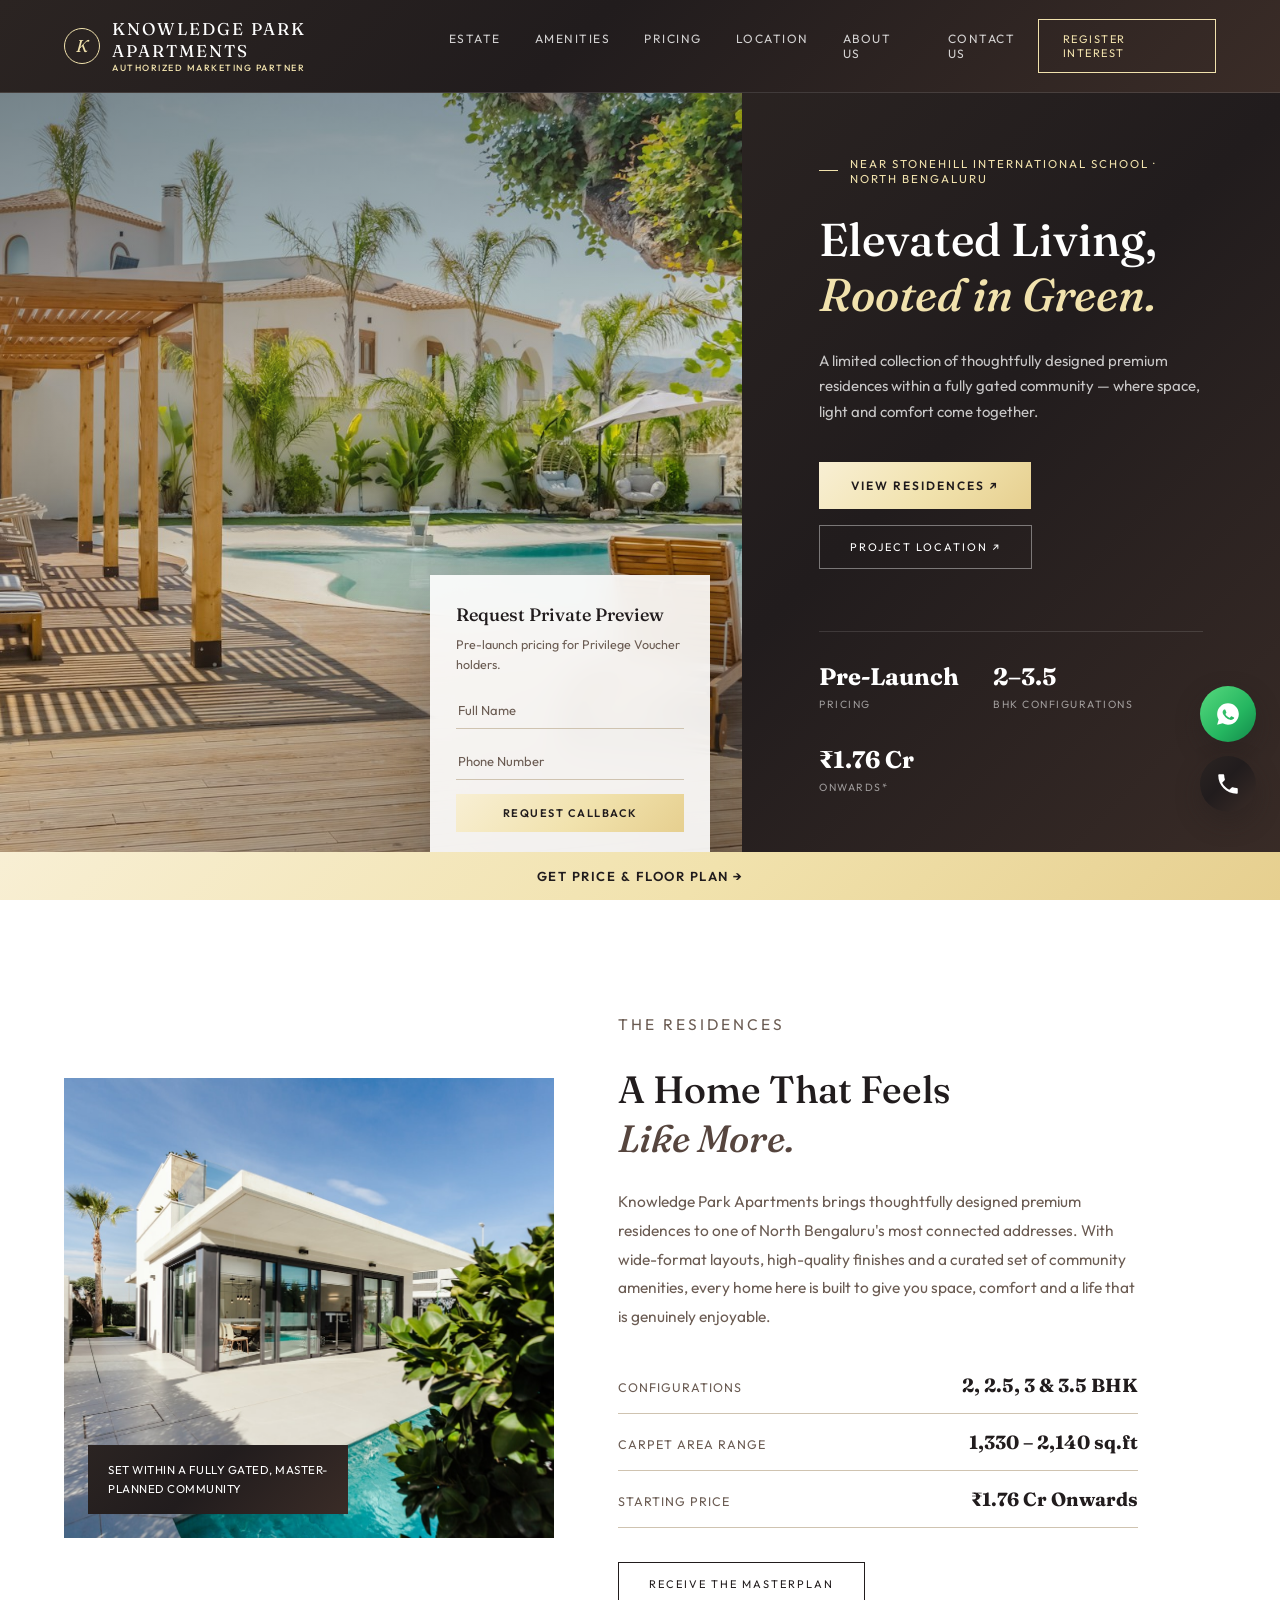
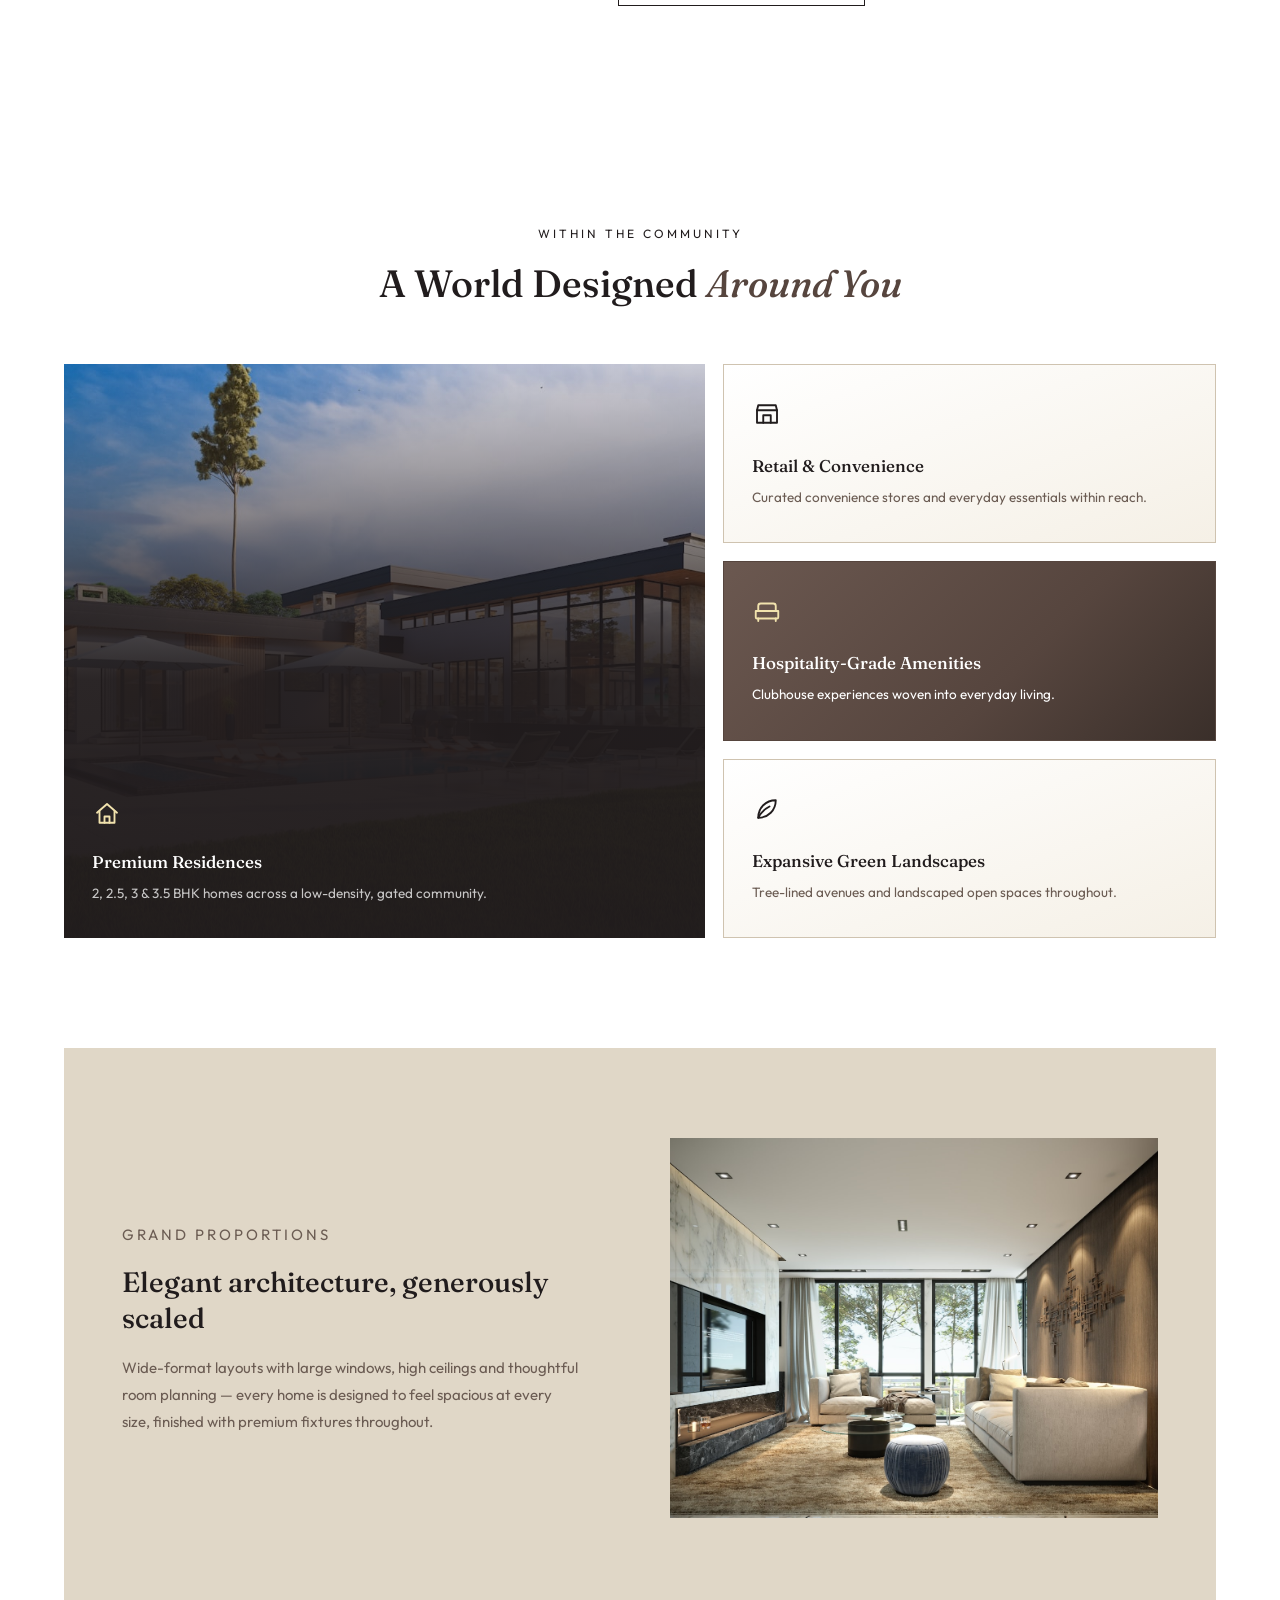
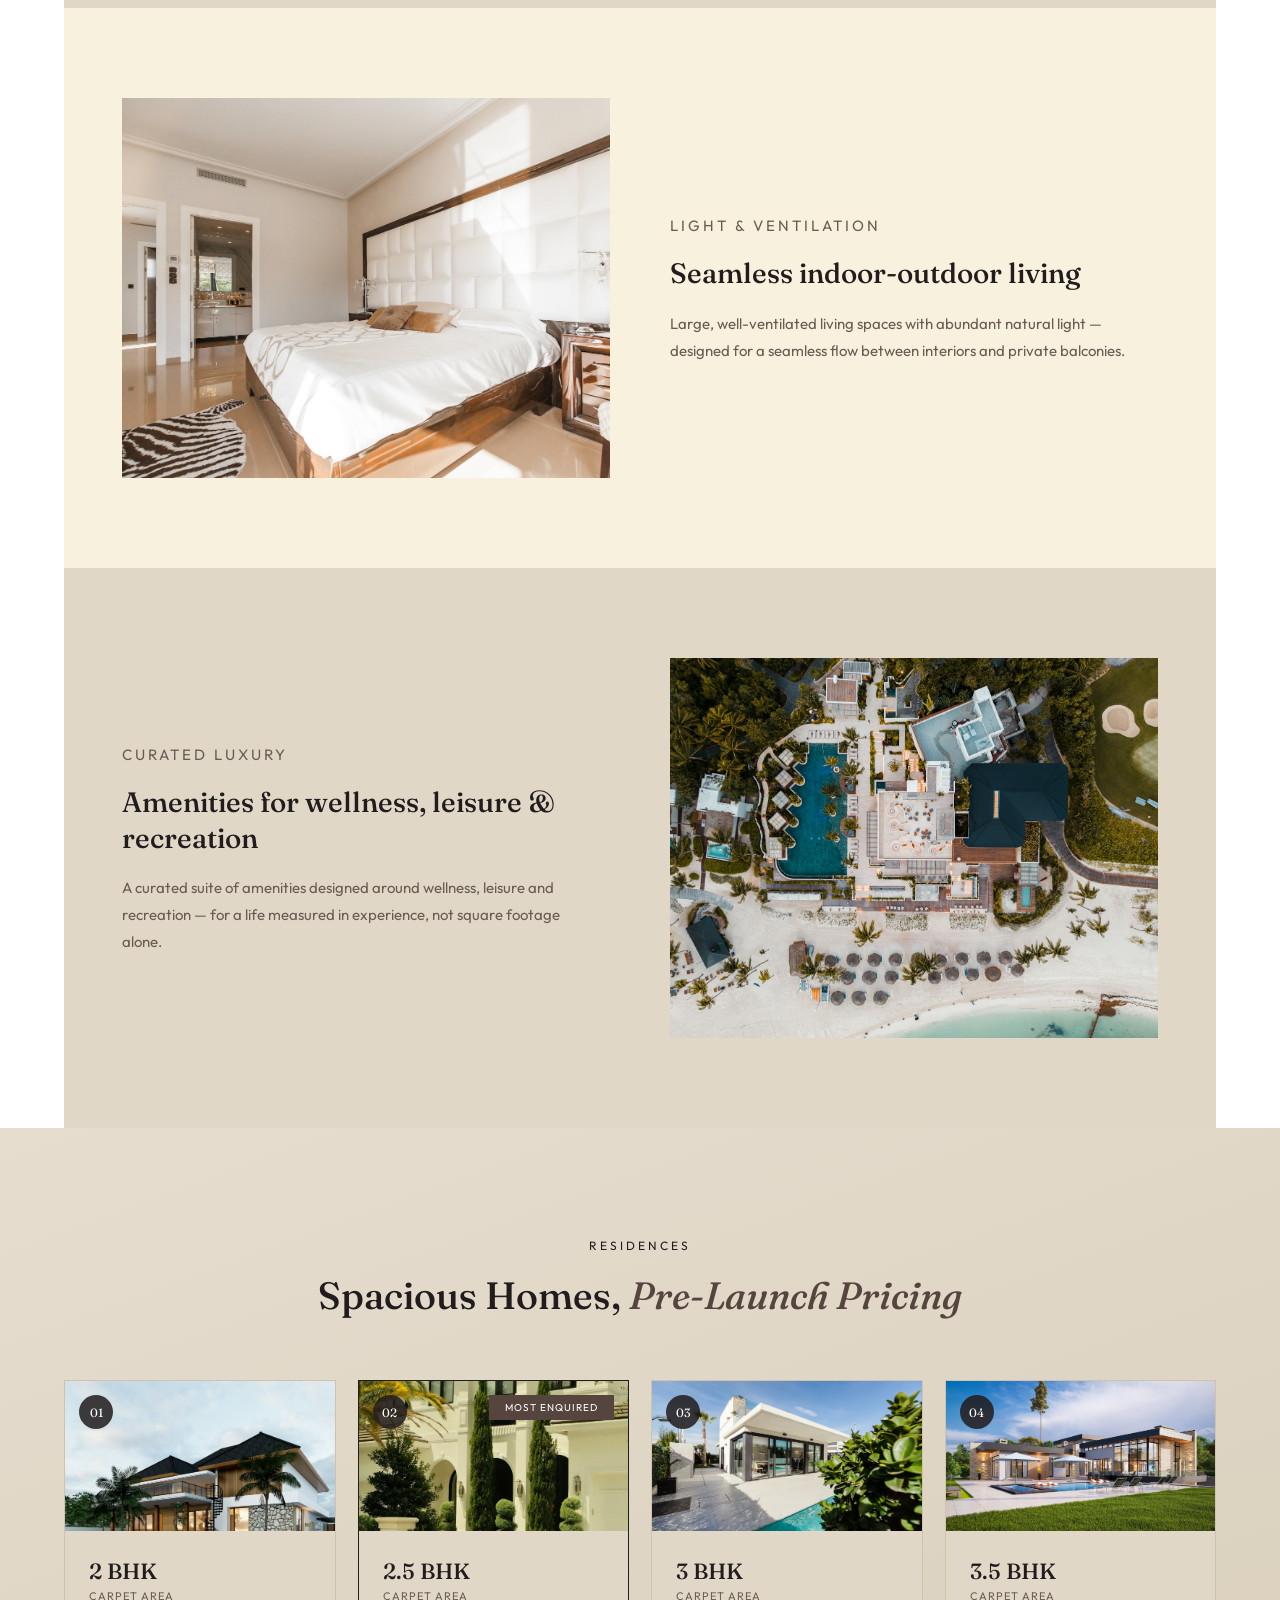
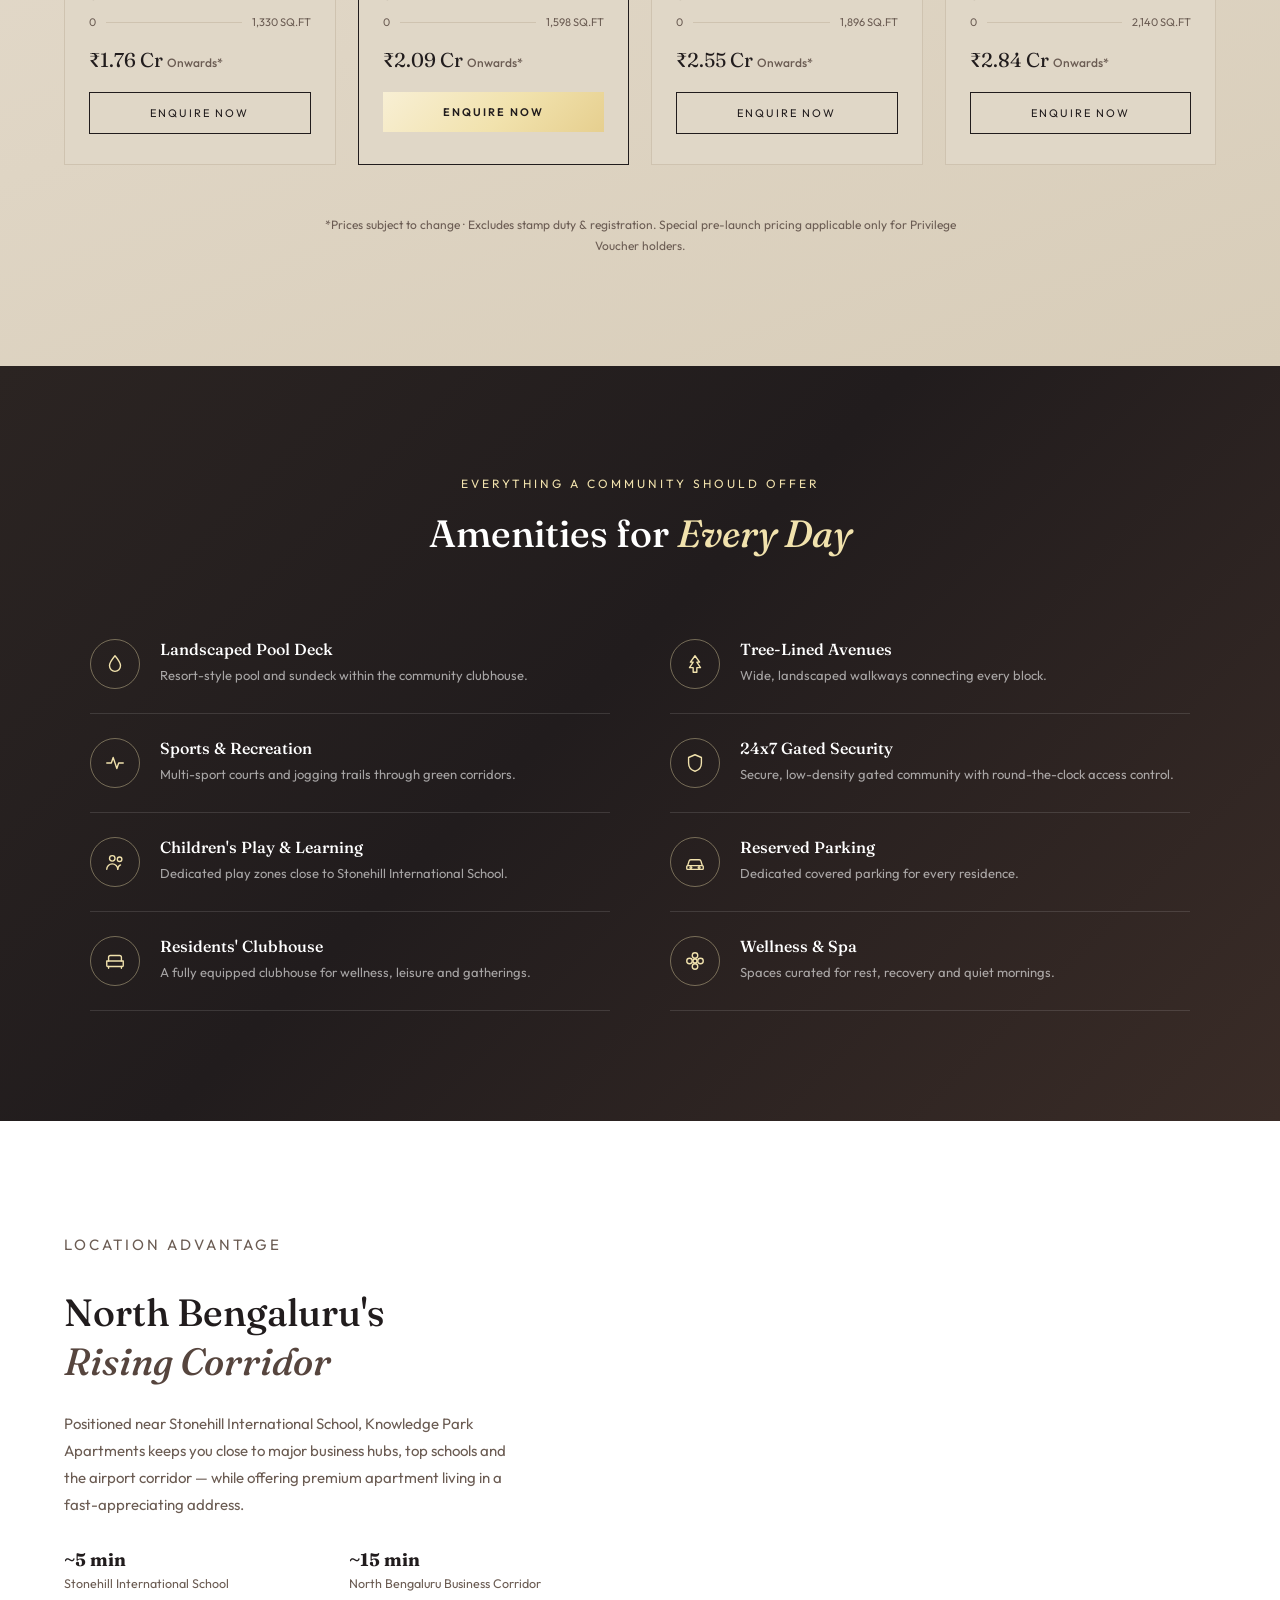
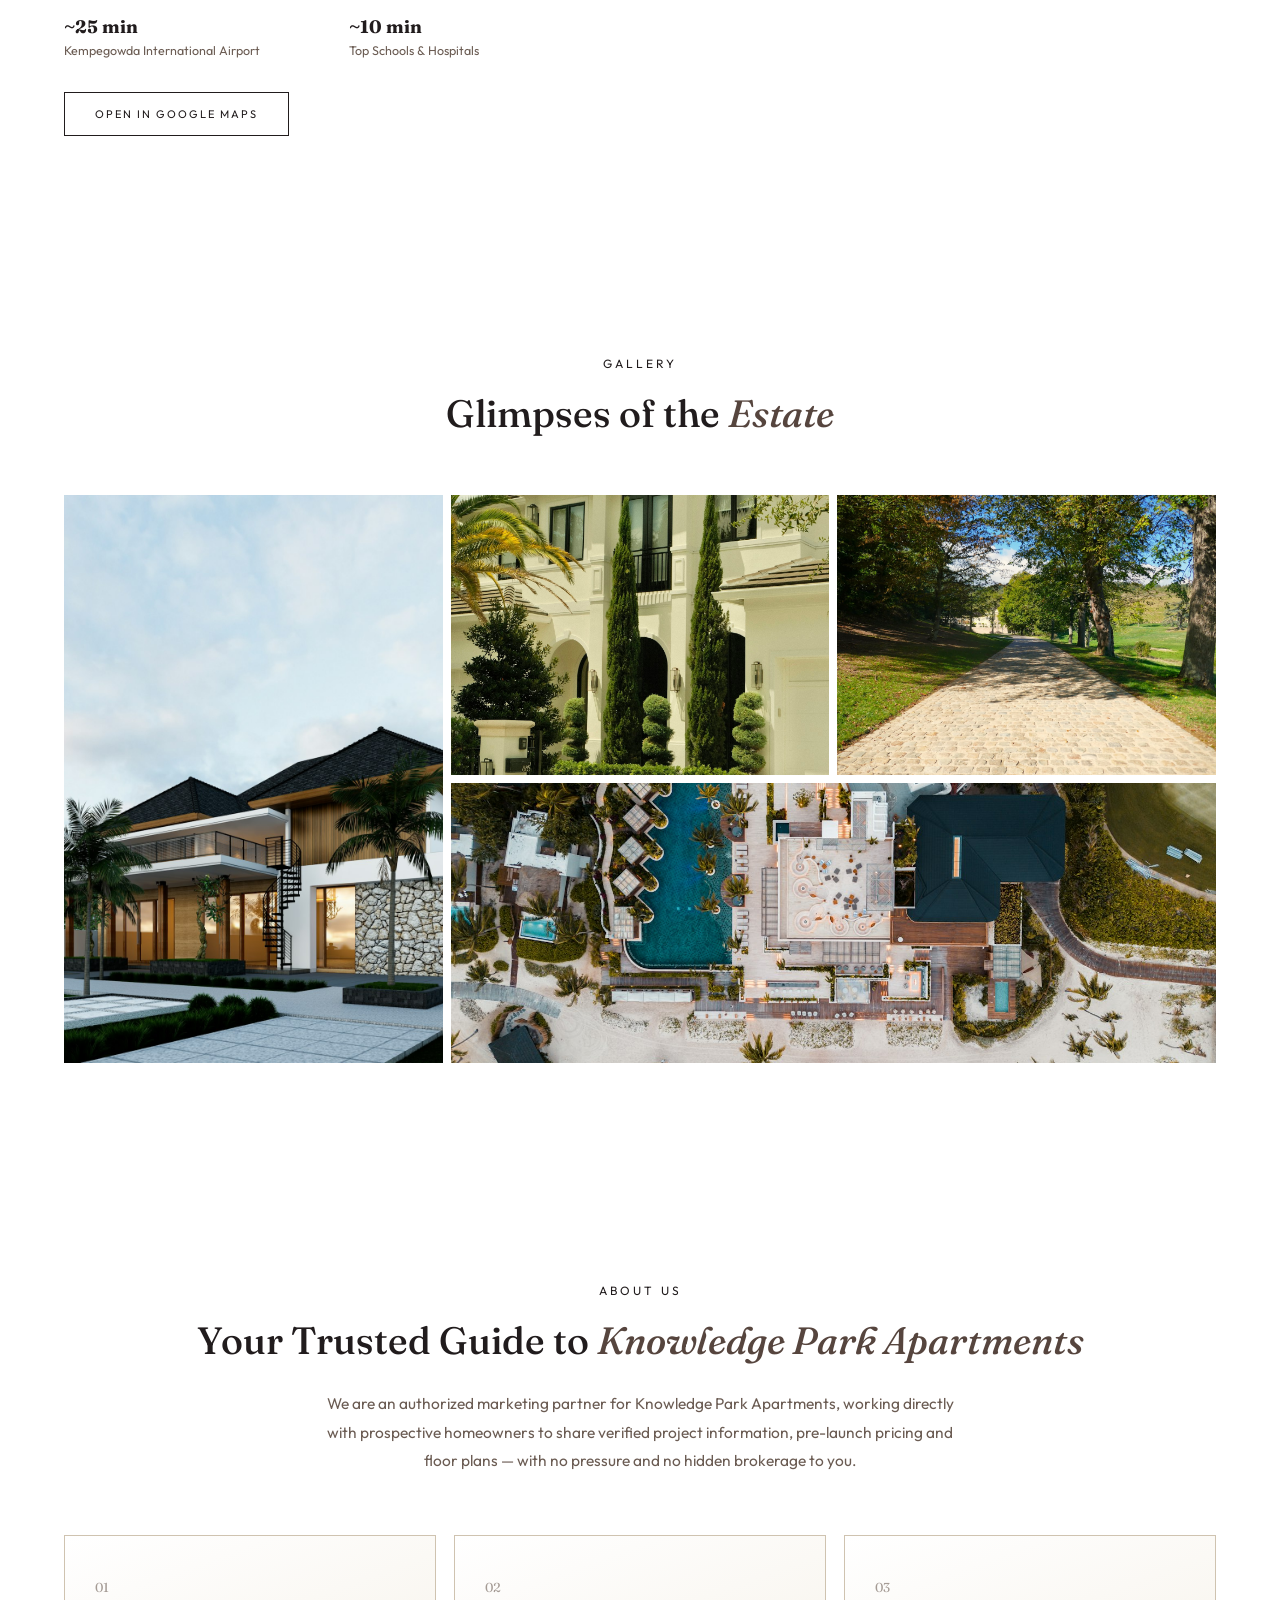
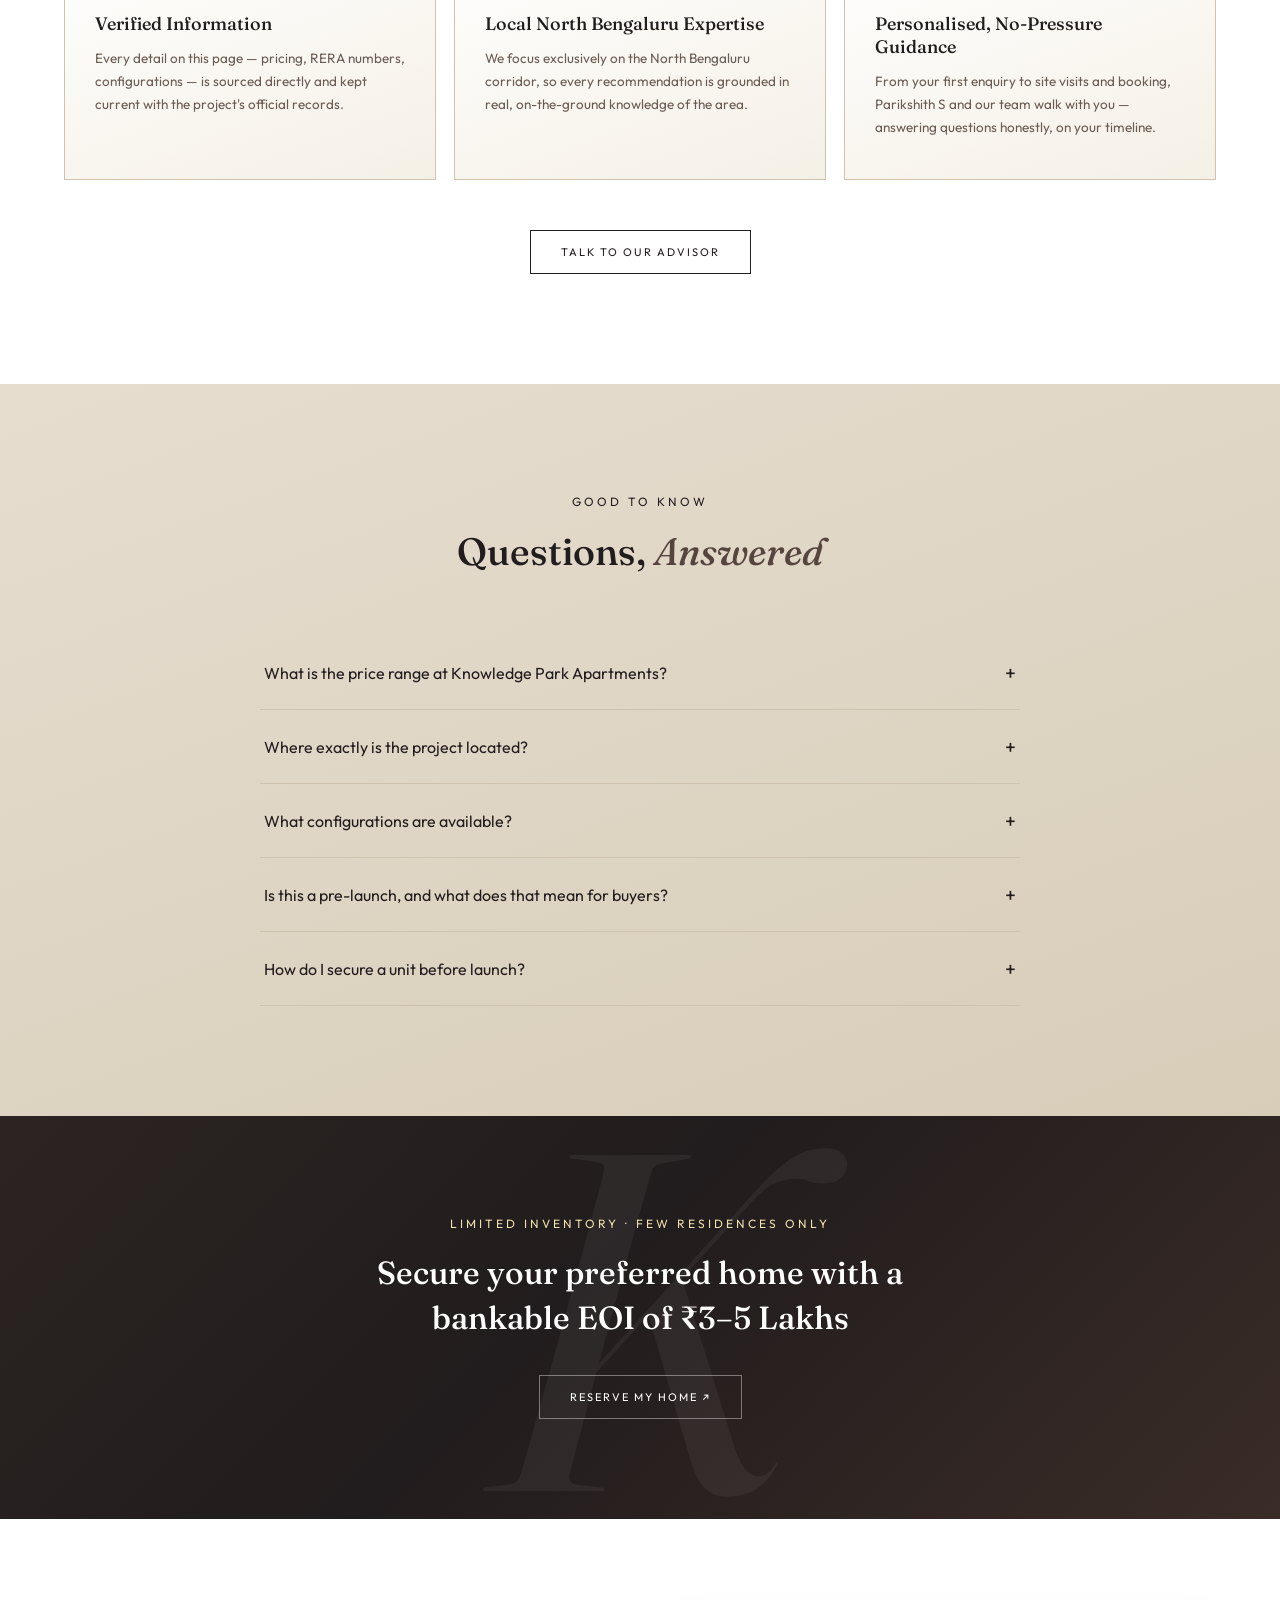
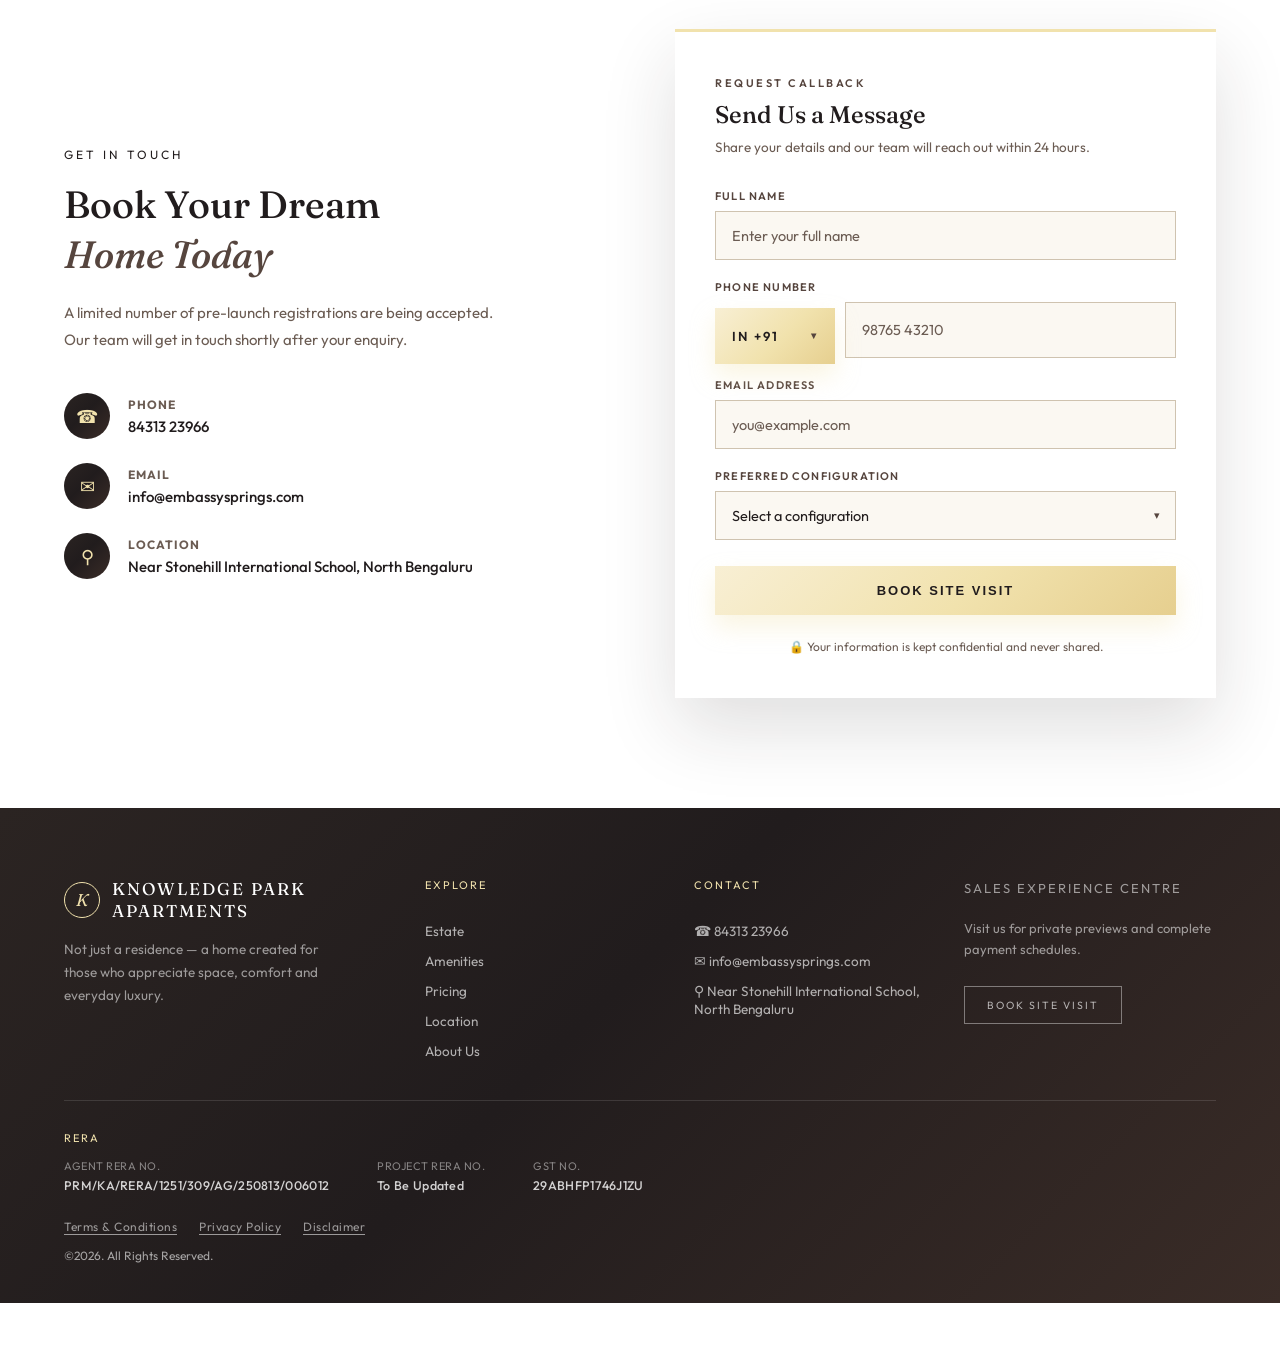
<file: index.html>
<!DOCTYPE html>
<!-- build: 2026-07-04 -->
<html lang="en">
<head>
<meta charset="UTF-8">
<meta name="viewport" content="width=device-width, initial-scale=1.0">
<title>Knowledge Park Apartments North Bengaluru | Pre-Launch 2, 2.5, 3 & 3.5 BHK Homes</title>
<meta name="description" content="Knowledge Park Apartments — Exclusive pre-launch residences in North Bengaluru near Stonehill International School. Spacious 2, 2.5, 3 & 3.5 BHK apartments with premium amenities. Register your interest today.">
<meta name="keywords" content="Knowledge Park Apartments, North Bengaluru apartments, luxury flats Bengaluru, pre-launch apartments North Bengaluru, 2 BHK North Bengaluru, 3 BHK North Bengaluru, Knowledge Park">
<meta name="robots" content="index, follow">
<meta name="author" content="Knowledge Park Apartments">
<link rel="canonical" href="https://knowledgeparkapartment.com/">

<!-- Open Graph -->
<meta property="og:type" content="website">
<meta property="og:title" content="Knowledge Park Apartments North Bengaluru | Pre-Launch 2, 2.5, 3 & 3.5 BHK Homes">
<meta property="og:description" content="Exclusive pre-launch residences in North Bengaluru near Stonehill International School. Premium 2, 2.5, 3 & 3.5 BHK apartments — limited inventory.">
<meta property="og:url" content="https://knowledgeparkapartment.com/">
<meta property="og:image" content="https://knowledgeparkapartment.com/assets/site/exterior-pool.jpg">
<meta property="og:locale" content="en_IN">
<meta property="og:site_name" content="Knowledge Park Apartments">

<!-- Twitter -->
<meta name="twitter:card" content="summary_large_image">
<meta name="twitter:title" content="Knowledge Park Apartments North Bengaluru | Pre-Launch Homes">
<meta name="twitter:description" content="Premium 2, 2.5, 3 & 3.5 BHK apartments near Stonehill International School, North Bengaluru. Limited pre-launch inventory.">
<meta name="twitter:image" content="https://knowledgeparkapartment.com/assets/site/exterior-pool.jpg">

<link rel="icon" type="image/svg+xml" href="data:image/svg+xml,%3Csvg xmlns='http://www.w3.org/2000/svg' viewBox='0 0 100 100'%3E%3Crect width='100' height='100' fill='%23211c1d'/%3E%3Ctext x='50' y='68' font-size='60' text-anchor='middle' fill='%23f1e2ad' font-family='Georgia,serif'%3EK%3C/text%3E%3C/svg%3E">

<link rel="stylesheet" href="style.css">
<link rel="preconnect" href="https://fonts.googleapis.com">
<link href="https://fonts.googleapis.com/css2?family=Fraunces:ital,opsz,wght@0,9..144,400;0,9..144,500;0,9..144,600;1,9..144,500;1,9..144,600&family=Outfit:wght@300;400;500;600&display=swap" rel="stylesheet">

<script type="application/ld+json">
{
  "@context": "https://schema.org",
  "@type": "RealEstateListing",
  "name": "Knowledge Park Apartments",
  "description": "Exclusive pre-launch residences in North Bengaluru near Stonehill International School, offering 2, 2.5, 3 and 3.5 BHK premium apartments.",
  "url": "https://knowledgeparkapartment.com/",
  "image": "https://knowledgeparkapartment.com/assets/site/exterior-pool.jpg",
  "address": {
    "@type": "PostalAddress",
    "addressLocality": "North Bengaluru",
    "addressRegion": "Karnataka",
    "addressCountry": "IN"
  },
  "offers": {
    "@type": "AggregateOffer",
    "priceCurrency": "INR",
    "lowPrice": "17600000",
    "highPrice": "28400000",
    "offerCount": "4"
  }
}
</script>
</head>
<body>

  <div class="preloader" id="preloader">
    <span class="preloader-mark">K</span>
    <div class="preloader-bar"><span></span></div>
  </div>

  <header class="navbar">
    <div class="logo">
      <span class="logo-mark">K</span>
      <span class="logo-text">KNOWLEDGE PARK APARTMENTS<em>Authorized Marketing Partner</em></span>
    </div>
    <nav class="nav-links">
      <a href="#estate">Estate</a>
      <a href="#amenities">Amenities</a>
      <a href="#pricing">Pricing</a>
      <a href="#location">Location</a>
      <a href="#about">About Us</a>
      <a href="#enquire">Contact Us</a>
    </nav>
    <a href="#enquire" class="nav-cta">Register Interest</a>
    <button class="nav-toggle" aria-label="Open menu">
      <span></span><span></span><span></span>
    </button>
  </header>

  <div class="nav-backdrop"></div>
  <nav class="mobile-nav">
    <a href="#estate">Estate</a>
    <a href="#amenities">Amenities</a>
    <a href="#pricing">Pricing</a>
    <a href="#location">Location</a>
    <a href="#about">About Us</a>
    <a href="#enquire">Contact Us</a>
    <a href="#enquire" class="btn-gold">Register Interest</a>
  </nav>

  <section class="hero" id="home">
    <div class="hero-media">
      <img class="hero-photo active" src="assets/hero/hero-4.jpg" alt="Landscaped pool deck within the community" loading="lazy">
      <img class="hero-photo" src="assets/hero/hero-2.jpg" alt="Modern residence exterior at dusk" loading="lazy">
      <img class="hero-photo" src="assets/hero/hero-3.jpg" alt="Apartment building exterior with palm trees" loading="lazy">
      <img class="hero-photo" src="assets/hero/hero-5.jpg" alt="Illuminated pool deck in the evening" loading="lazy">
      <div class="hero-media-overlay"></div>
      <div class="hero-preview-card hero-reveal-item">
        <h4>Request Private Preview</h4>
        <p>Pre-launch pricing for Privilege Voucher holders.</p>
        <input type="text" placeholder="Full Name">
        <input type="tel" placeholder="Phone Number">
        <a href="#enquire" class="btn-gold-sm">Request Callback</a>
      </div>
    </div>
    <div class="hero-panel">
      <p class="eyebrow hero-reveal-item"><i class="eyebrow-dash"></i><span>Near Stonehill International School · North Bengaluru</span></p>
      <h1 class="hero-reveal-item">Elevated Living,<br><em>Rooted in Green.</em></h1>
      <p class="hero-sub hero-reveal-item">A limited collection of thoughtfully designed premium residences within a fully gated community — where space, light and comfort come together.</p>
      <div class="hero-btns hero-reveal-item">
        <a href="#pricing" class="btn-gold">View Residences ↗</a>
        <a href="#location" class="btn-outline-light">Project Location ↗</a>
      </div>
      <div class="hero-stats hero-reveal-item">
        <div><strong>Pre-Launch</strong><span>Pricing</span></div>
        <div><strong>2–3.5</strong><span>BHK Configurations</span></div>
        <div><strong>₹1.76 Cr</strong><span>Onwards*</span></div>
      </div>
    </div>
  </section>

  <section class="overview" id="estate">
    <div class="overview-media fade-up">
      <img src="assets/site/exterior-pool.jpg" alt="Knowledge Park Apartments residence exterior with pool" loading="lazy">
      <div class="overview-badge">Set within a fully gated, master-planned community</div>
    </div>
    <div class="overview-text">
      <p class="tag fade-up">THE RESIDENCES</p>
      <h2 class="fade-up">A Home That Feels<br><em>Like More.</em></h2>
      <p class="fade-up">Knowledge Park Apartments brings thoughtfully designed premium residences to one of North Bengaluru's most connected addresses. With wide-format layouts, high-quality finishes and a curated set of community amenities, every home here is built to give you space, comfort and a life that is genuinely enjoyable.</p>
      <div class="spec-rows fade-up">
        <div class="spec-row"><span>Configurations</span><strong>2, 2.5, 3 &amp; 3.5 BHK</strong></div>
        <div class="spec-row"><span>Carpet Area Range</span><strong>1,330 – 2,140 sq.ft</strong></div>
        <div class="spec-row"><span>Starting Price</span><strong>₹1.76 Cr Onwards</strong></div>
      </div>
      <a href="#enquire" class="btn-outline fade-up">Receive the Masterplan</a>
    </div>
  </section>

  <section class="township">
    <p class="tag center fade-up">WITHIN THE COMMUNITY</p>
    <h2 class="center fade-up">A World Designed <em>Around You</em></h2>
    <div class="township-grid">
      <div class="township-card feature fade-up" style="background-image:url('assets/site/house-pool-lounge.jpg')">
        <div class="township-feature-overlay"></div>
        <svg class="t-icon" viewBox="0 0 24 24"><path d="M4 11L12 4l8 7"/><path d="M6 10v9h12v-9"/><path d="M10 19v-5h4v5"/></svg>
        <h3>Premium Residences</h3>
        <p>2, 2.5, 3 &amp; 3.5 BHK homes across a low-density, gated community.</p>
      </div>
      <div class="township-card fade-up">
        <svg class="t-icon" viewBox="0 0 24 24"><path d="M4 9l1-4h14l1 4"/><path d="M4 9h16v10H4z"/><path d="M9 19v-6h6v6"/></svg>
        <h3>Retail &amp; Convenience</h3>
        <p>Curated convenience stores and everyday essentials within reach.</p>
      </div>
      <div class="township-card highlighted fade-up">
        <svg class="t-icon" viewBox="0 0 24 24"><path d="M5 12V8a2 2 0 0 1 2-2h10a2 2 0 0 1 2 2v4"/><path d="M3 12h18v5a1 1 0 0 1-1 1H4a1 1 0 0 1-1-1v-5z"/><path d="M5 18v2M19 18v2"/></svg>
        <h3>Hospitality-Grade Amenities</h3>
        <p>Clubhouse experiences woven into everyday living.</p>
      </div>
      <div class="township-card fade-up">
        <svg class="t-icon" viewBox="0 0 24 24"><path d="M5 19c8 0 14-6 14-14-8 0-14 6-14 14z"/><path d="M5 19c2-4 5-7 9-9"/></svg>
        <h3>Expansive Green Landscapes</h3>
        <p>Tree-lined avenues and landscaped open spaces throughout.</p>
      </div>
    </div>
  </section>

  <section class="features">
    <div class="feature-row fade-up">
      <div class="feature-text">
        <p class="tag">GRAND PROPORTIONS</p>
        <h3>Elegant architecture, generously scaled</h3>
        <p>Wide-format layouts with large windows, high ceilings and thoughtful room planning — every home is designed to feel spacious at every size, finished with premium fixtures throughout.</p>
      </div>
      <div class="feature-media"><img src="assets/site/living-room.jpg" alt="Knowledge Park Apartments living space" loading="lazy"></div>
    </div>
    <div class="feature-row reverse fade-up">
      <div class="feature-text">
        <p class="tag">LIGHT &amp; VENTILATION</p>
        <h3>Seamless indoor-outdoor living</h3>
        <p>Large, well-ventilated living spaces with abundant natural light — designed for a seamless flow between interiors and private balconies.</p>
      </div>
      <div class="feature-media"><img src="assets/site/bedroom-light.jpg" alt="Knowledge Park Apartments balcony and natural light" loading="lazy"></div>
    </div>
    <div class="feature-row fade-up">
      <div class="feature-text">
        <p class="tag">CURATED LUXURY</p>
        <h3>Amenities for wellness, leisure &amp; recreation</h3>
        <p>A curated suite of amenities designed around wellness, leisure and recreation — for a life measured in experience, not square footage alone.</p>
      </div>
      <div class="feature-media"><img src="assets/site/resort-pool.jpg" alt="Knowledge Park Apartments clubhouse amenities" loading="lazy"></div>
    </div>
  </section>

  <section class="pricing" id="pricing">
    <p class="tag center fade-up">RESIDENCES</p>
    <h2 class="center fade-up">Spacious Homes, <em>Pre-Launch Pricing</em></h2>
    <div class="price-grid">
      <div class="price-card fade-up">
        <div class="price-card-media">
          <img src="assets/site/palm-house.jpg" alt="2 BHK residence" loading="lazy">
          <span class="price-card-badge">01</span>
        </div>
        <div class="price-card-body">
          <h3>2 BHK</h3>
          <p class="psize-label">Carpet Area</p>
          <div class="size-bar"><span>0</span><i></i><span>1,330 SQ.FT</span></div>
          <p class="pprice">₹1.76 Cr <em>Onwards*</em></p>
          <a href="#enquire" class="btn-outline">Enquire Now</a>
        </div>
      </div>
      <div class="price-card featured fade-up">
        <span class="ribbon">Most Enquired</span>
        <div class="price-card-media">
          <img src="assets/site/mansion-topiary.jpg" alt="2.5 BHK residence" loading="lazy">
          <span class="price-card-badge">02</span>
        </div>
        <div class="price-card-body">
          <h3>2.5 BHK</h3>
          <p class="psize-label">Carpet Area</p>
          <div class="size-bar"><span>0</span><i></i><span>1,598 SQ.FT</span></div>
          <p class="pprice">₹2.09 Cr <em>Onwards*</em></p>
          <a href="#enquire" class="btn-gold">Enquire Now</a>
        </div>
      </div>
      <div class="price-card fade-up">
        <div class="price-card-media">
          <img src="assets/site/exterior-pool.jpg" alt="3 BHK residence" loading="lazy">
          <span class="price-card-badge">03</span>
        </div>
        <div class="price-card-body">
          <h3>3 BHK</h3>
          <p class="psize-label">Carpet Area</p>
          <div class="size-bar"><span>0</span><i></i><span>1,896 SQ.FT</span></div>
          <p class="pprice">₹2.55 Cr <em>Onwards*</em></p>
          <a href="#enquire" class="btn-outline">Enquire Now</a>
        </div>
      </div>
      <div class="price-card fade-up">
        <div class="price-card-media">
          <img src="assets/site/house-pool-lounge.jpg" alt="3.5 BHK residence" loading="lazy">
          <span class="price-card-badge">04</span>
        </div>
        <div class="price-card-body">
          <h3>3.5 BHK</h3>
          <p class="psize-label">Carpet Area</p>
          <div class="size-bar"><span>0</span><i></i><span>2,140 SQ.FT</span></div>
          <p class="pprice">₹2.84 Cr <em>Onwards*</em></p>
          <a href="#enquire" class="btn-outline">Enquire Now</a>
        </div>
      </div>
    </div>
    <p class="price-note center fade-up">*Prices subject to change · Excludes stamp duty &amp; registration. Special pre-launch pricing applicable only for Privilege Voucher holders.</p>
  </section>

  <section class="amenities" id="amenities">
    <p class="tag center fade-up">EVERYTHING A COMMUNITY SHOULD OFFER</p>
    <h2 class="center fade-up">Amenities for <em>Every Day</em></h2>
    <div class="amenities-list">
      <div class="amenity-item fade-up">
        <span class="a-icon-wrap"><svg class="a-icon" viewBox="0 0 24 24"><path d="M12 3s6 7 6 11a6 6 0 0 1-12 0c0-4 6-11 6-11z"/></svg></span>
        <div><h3>Landscaped Pool Deck</h3><p>Resort-style pool and sundeck within the community clubhouse.</p></div>
      </div>
      <div class="amenity-item fade-up">
        <span class="a-icon-wrap"><svg class="a-icon" viewBox="0 0 24 24"><path d="M12 3l5 7h-3l4 6h-4v5h-4v-5H6l4-6H7z"/></svg></span>
        <div><h3>Tree-Lined Avenues</h3><p>Wide, landscaped walkways connecting every block.</p></div>
      </div>
      <div class="amenity-item fade-up">
        <span class="a-icon-wrap"><svg class="a-icon" viewBox="0 0 24 24"><polyline points="3,12 8,12 10,6 14,18 16,12 21,12"/></svg></span>
        <div><h3>Sports &amp; Recreation</h3><p>Multi-sport courts and jogging trails through green corridors.</p></div>
      </div>
      <div class="amenity-item fade-up">
        <span class="a-icon-wrap"><svg class="a-icon" viewBox="0 0 24 24"><path d="M12 3l7 3v6c0 5-3.5 8-7 9-3.5-1-7-4-7-9V6l7-3z"/></svg></span>
        <div><h3>24x7 Gated Security</h3><p>Secure, low-density gated community with round-the-clock access control.</p></div>
      </div>
      <div class="amenity-item fade-up">
        <span class="a-icon-wrap"><svg class="a-icon" viewBox="0 0 24 24"><circle cx="9" cy="8" r="3"/><path d="M3 20c0-3.3 2.7-6 6-6s6 2.7 6 6"/><circle cx="17" cy="9" r="2.5"/><path d="M15 20c0-2.2 1-4 3-4.8"/></svg></span>
        <div><h3>Children's Play &amp; Learning</h3><p>Dedicated play zones close to Stonehill International School.</p></div>
      </div>
      <div class="amenity-item fade-up">
        <span class="a-icon-wrap"><svg class="a-icon" viewBox="0 0 24 24"><path d="M4 16l1.5-5a2 2 0 0 1 2-1.5h9a2 2 0 0 1 2 1.5L20 16"/><rect x="3" y="16" width="18" height="4" rx="1"/><circle cx="7.5" cy="18" r="1"/><circle cx="16.5" cy="18" r="1"/></svg></span>
        <div><h3>Reserved Parking</h3><p>Dedicated covered parking for every residence.</p></div>
      </div>
      <div class="amenity-item fade-up">
        <span class="a-icon-wrap"><svg class="a-icon" viewBox="0 0 24 24"><path d="M5 12V8a2 2 0 0 1 2-2h10a2 2 0 0 1 2 2v4"/><path d="M3 12h18v5a1 1 0 0 1-1 1H4a1 1 0 0 1-1-1v-5z"/><path d="M5 18v2M19 18v2"/></svg></span>
        <div><h3>Residents' Clubhouse</h3><p>A fully equipped clubhouse for wellness, leisure and gatherings.</p></div>
      </div>
      <div class="amenity-item fade-up">
        <span class="a-icon-wrap"><svg class="a-icon" viewBox="0 0 24 24"><circle cx="12" cy="12" r="2.2"/><path d="M12 3a3 3 0 0 1 0 6 3 3 0 0 1 0-6zM12 15a3 3 0 0 1 0 6 3 3 0 0 1 0-6zM3 12a3 3 0 0 1 6 0 3 3 0 0 1-6 0zM15 12a3 3 0 0 1 6 0 3 3 0 0 1-6 0z"/></svg></span>
        <div><h3>Wellness &amp; Spa</h3><p>Spaces curated for rest, recovery and quiet mornings.</p></div>
      </div>
    </div>
  </section>

  <section class="location" id="location">
    <div class="location-text">
      <p class="tag fade-up">LOCATION ADVANTAGE</p>
      <h2 class="fade-up">North Bengaluru's<br><em>Rising Corridor</em></h2>
      <p class="fade-up">Positioned near Stonehill International School, Knowledge Park Apartments keeps you close to major business hubs, top schools and the airport corridor — while offering premium apartment living in a fast-appreciating address.</p>
      <div class="loc-list fade-up">
        <div><strong>~5 min</strong><span>Stonehill International School</span></div>
        <div><strong>~15 min</strong><span>North Bengaluru Business Corridor</span></div>
        <div><strong>~25 min</strong><span>Kempegowda International Airport</span></div>
        <div><strong>~10 min</strong><span>Top Schools &amp; Hospitals</span></div>
      </div>
      <a href="https://maps.app.goo.gl/EhXwpgSbokN5ttFFA?g_st=iw" target="_blank" rel="noopener" class="btn-outline fade-up">Open in Google Maps</a>
    </div>
    <div class="location-map fade-up">
      <iframe src="https://maps.google.com/maps?q=Stonehill%20International%20School%20Bengaluru&t=&z=13&ie=UTF8&iwloc=&output=embed" loading="lazy" referrerpolicy="no-referrer-when-downgrade"></iframe>
    </div>
  </section>

  <section class="gallery" id="gallery">
    <p class="tag center fade-up">GALLERY</p>
    <h2 class="center fade-up">Glimpses of the <em>Estate</em></h2>
    <div class="gallery-grid">
      <div class="g-item g-tall fade-up"><img src="assets/site/palm-house.jpg" alt="Knowledge Park Apartments luxury residence with pool" loading="lazy"></div>
      <div class="g-item fade-up"><img src="assets/site/mansion-topiary.jpg" alt="Modern apartment exterior at Knowledge Park North Bengaluru" loading="lazy"></div>
      <div class="g-item fade-up"><img src="assets/site/tree-path.jpg" alt="Knowledge Park Apartments home exterior with landscaping" loading="lazy"></div>
      <div class="g-item g-wide fade-up"><img src="assets/site/resort-pool.jpg" alt="Knowledge Park Apartments community surrounded by greenery" loading="lazy"></div>
    </div>
  </section>

  <section class="about" id="about">
    <p class="tag center fade-up">ABOUT US</p>
    <h2 class="center fade-up">Your Trusted Guide to <em>Knowledge Park Apartments</em></h2>
    <p class="about-lead center fade-up">We are an authorized marketing partner for Knowledge Park Apartments, working directly with prospective homeowners to share verified project information, pre-launch pricing and floor plans — with no pressure and no hidden brokerage to you.</p>
    <div class="about-grid">
      <div class="about-card fade-up">
        <span class="hnum">01</span>
        <h3>Verified Information</h3>
        <p>Every detail on this page — pricing, RERA numbers, configurations — is sourced directly and kept current with the project's official records.</p>
      </div>
      <div class="about-card fade-up">
        <span class="hnum">02</span>
        <h3>Local North Bengaluru Expertise</h3>
        <p>We focus exclusively on the North Bengaluru corridor, so every recommendation is grounded in real, on-the-ground knowledge of the area.</p>
      </div>
      <div class="about-card fade-up">
        <span class="hnum">03</span>
        <h3>Personalised, No-Pressure Guidance</h3>
        <p>From your first enquiry to site visits and booking, Parikshith S and our team walk with you — answering questions honestly, on your timeline.</p>
      </div>
    </div>
    <a href="#enquire" class="btn-outline center fade-up about-cta">Talk to Our Advisor</a>
  </section>

  <section class="faq" id="faq">
    <p class="tag center fade-up">GOOD TO KNOW</p>
    <h2 class="center fade-up">Questions, <em>Answered</em></h2>
    <div class="accordion">
      <div class="acc-item fade-up">
        <button class="acc-head">What is the price range at Knowledge Park Apartments? <span>+</span></button>
        <div class="acc-body"><p>Homes start from ₹1.76 Cr for a 2 BHK and go up to ₹2.84 Cr for a 3.5 BHK. Final pricing depends on configuration, floor and view — register your interest for the current pre-launch price sheet.</p></div>
      </div>
      <div class="acc-item fade-up">
        <button class="acc-head">Where exactly is the project located? <span>+</span></button>
        <div class="acc-body"><p>Knowledge Park Apartments is located in North Bengaluru, near Stonehill International School — well connected to major business hubs, schools and the airport corridor.</p></div>
      </div>
      <div class="acc-item fade-up">
        <button class="acc-head">What configurations are available? <span>+</span></button>
        <div class="acc-body"><p>2 BHK, 2.5 BHK, 3 BHK and 3.5 BHK homes ranging from approx. 1,330 to 2,140 sq.ft carpet area, designed for space, light and comfort.</p></div>
      </div>
      <div class="acc-item fade-up">
        <button class="acc-head">Is this a pre-launch, and what does that mean for buyers? <span>+</span></button>
        <div class="acc-body"><p>Yes, the project is currently in pre-launch. Early registrants get priority access to inventory and introductory pricing ahead of the public launch, with no obligation to purchase.</p></div>
      </div>
      <div class="acc-item fade-up">
        <button class="acc-head">How do I secure a unit before launch? <span>+</span></button>
        <div class="acc-body"><p>A bankable Expression of Interest (EOI) of ₹3 Lakhs for 2/2.5 BHK or ₹5 Lakhs for 3/3.5 BHK reserves your preferred unit ahead of the official launch.</p></div>
      </div>
    </div>
  </section>

  <section class="brand-band">
    <span class="brand-monogram">K</span>
    <div class="brand-band-content fade-up">
      <p class="tag-light">LIMITED INVENTORY · FEW RESIDENCES ONLY</p>
      <h2>Secure your preferred home with a<br>bankable EOI of ₹3–5 Lakhs</h2>
      <a href="#enquire" class="btn-outline-light">Reserve My Home ↗</a>
    </div>
  </section>

  <section class="enquire" id="enquire">
    <div class="enquire-info fade-up">
      <p class="tag">GET IN TOUCH</p>
      <h2>Book Your Dream<br><em>Home Today</em></h2>
      <p class="enquire-lead">A limited number of pre-launch registrations are being accepted. Our team will get in touch shortly after your enquiry.</p>
      <div class="contact-items">
        <div class="contact-item">
          <span class="c-icon">☎</span>
          <div><strong>Phone</strong><a href="tel:8431323966">84313 23966</a></div>
        </div>
        <div class="contact-item">
          <span class="c-icon">✉</span>
          <div><strong>Email</strong><a href="mailto:info@embassysprings.com">info@embassysprings.com</a></div>
        </div>
        <div class="contact-item">
          <span class="c-icon">⚲</span>
          <div><strong>Location</strong><span>Near Stonehill International School, North Bengaluru</span></div>
        </div>
      </div>
    </div>
    <div class="enquire-form-card fade-up">
      <p class="form-kicker">Request Callback</p>
      <h3 class="form-title">Send Us a Message</h3>
      <p class="form-subtitle">Share your details and our team will reach out within 24 hours.</p>
      <form class="enquiry-form" onsubmit="return false;">
        <div class="field-group">
          <label for="fullName">Full Name</label>
          <input id="fullName" type="text" placeholder="Enter your full name" required>
        </div>
        <div class="field-group">
          <label for="phoneNumber">Phone Number</label>
          <div class="phone-row">
            <div class="cc-select" id="ccSelect">
              <button type="button" class="cc-trigger" aria-haspopup="listbox" aria-expanded="false">
                <span class="cc-trigger-text">IN +91</span>
                <span class="cc-arrow">▾</span>
              </button>
              <input type="hidden" name="country_code" id="ccValue" value="+91">
              <div class="cc-dropdown">
                <input type="text" class="cc-search" placeholder="Search country or code…" autocomplete="off">
                <ul class="cc-list" role="listbox"></ul>
              </div>
            </div>
            <input id="phoneNumber" type="tel" placeholder="98765 43210" required>
          </div>
        </div>
        <div class="field-group">
          <label for="emailAddress">Email Address</label>
          <input id="emailAddress" type="email" placeholder="you@example.com" required>
        </div>
        <div class="field-group">
          <label for="configuration">Preferred Configuration</label>
          <div class="select-wrap">
            <select id="configuration">
              <option value="">Select a configuration</option>
              <option>2 BHK — From ₹1.76 Cr</option>
              <option>2.5 BHK — From ₹2.09 Cr</option>
              <option>3 BHK — From ₹2.55 Cr</option>
              <option>3.5 BHK — From ₹2.84 Cr</option>
              <option>Not Decided Yet</option>
            </select>
          </div>
        </div>
        <button type="submit">Book Site Visit</button>
        <p class="form-privacy">🔒 Your information is kept confidential and never shared.</p>
      </form>
    </div>
  </section>

  <footer>
    <div class="footer-grid">
      <div class="footer-brand">
        <div class="logo">
          <span class="logo-mark">K</span>
          <span class="logo-text">KNOWLEDGE PARK APARTMENTS</span>
        </div>
        <p>Not just a residence — a home created for those who appreciate space, comfort and everyday luxury.</p>
      </div>
      <div class="footer-col">
        <p class="footer-heading">Explore</p>
        <a href="#estate">Estate</a>
        <a href="#amenities">Amenities</a>
        <a href="#pricing">Pricing</a>
        <a href="#location">Location</a>
        <a href="#about">About Us</a>
      </div>
      <div class="footer-col">
        <p class="footer-heading">Contact</p>
        <a href="tel:8431323966">☎ 84313 23966</a>
        <a href="mailto:info@embassysprings.com">✉ info@embassysprings.com</a>
        <span>⚲ Near Stonehill International School, North Bengaluru</span>
      </div>
      <div class="footer-col sales-box">
        <p class="footer-heading">Sales Experience Centre</p>
        <p>Visit us for private previews and complete payment schedules.</p>
        <a href="#enquire" class="btn-outline-light">Book Site Visit</a>
      </div>
    </div>
    <div class="rera-block">
      <p class="rera-tag">RERA</p>
      <div class="rera-grid">
        <div><span>Agent RERA No.</span><strong>PRM/KA/RERA/1251/309/AG/250813/006012</strong></div>
        <div><span>Project RERA No.</span><strong>To Be Updated</strong></div>
        <div><span>GST No.</span><strong>29ABHFP1746J1ZU</strong></div>
      </div>
    </div>
    <div class="legal-links">
      <a href="terms.html">Terms &amp; Conditions</a>
      <a href="privacy.html">Privacy Policy</a>
      <a href="disclaimer.html">Disclaimer</a>
    </div>
    <p class="copy">©2026. All Rights Reserved.</p>
  </footer>

  <div class="lead-modal" id="leadModal">
    <div class="lead-modal-backdrop" data-modal-close></div>
    <div class="lead-modal-card">
      <button type="button" class="lead-modal-close" aria-label="Close" data-modal-close>&times;</button>
      <p class="form-kicker">Request Callback</p>
      <h3 class="form-title">Send Us a Message</h3>
      <p class="form-subtitle">Share your details and our team will reach out within 24 hours.</p>
      <form class="enquiry-form" onsubmit="return false;">
        <div class="field-group">
          <label for="modalFullName">Full Name</label>
          <input id="modalFullName" type="text" placeholder="Enter your full name" required>
        </div>
        <div class="field-group">
          <label for="modalPhoneNumber">Phone Number</label>
          <div class="phone-row">
            <div class="cc-select">
              <button type="button" class="cc-trigger" aria-haspopup="listbox" aria-expanded="false">
                <span class="cc-trigger-text">IN +91</span>
                <span class="cc-arrow">▾</span>
              </button>
              <input type="hidden" name="country_code" value="+91">
              <div class="cc-dropdown">
                <input type="text" class="cc-search" placeholder="Search country or code…" autocomplete="off">
                <ul class="cc-list" role="listbox"></ul>
              </div>
            </div>
            <input id="modalPhoneNumber" type="tel" placeholder="98765 43210" required>
          </div>
        </div>
        <div class="field-group">
          <label for="modalEmailAddress">Email Address</label>
          <input id="modalEmailAddress" type="email" placeholder="you@example.com" required>
        </div>
        <div class="field-group">
          <label for="modalConfiguration">Preferred Configuration</label>
          <div class="select-wrap">
            <select id="modalConfiguration">
              <option value="">Select a configuration</option>
              <option>2 BHK — From ₹1.76 Cr</option>
              <option>2.5 BHK — From ₹2.09 Cr</option>
              <option>3 BHK — From ₹2.55 Cr</option>
              <option>3.5 BHK — From ₹2.84 Cr</option>
              <option>Not Decided Yet</option>
            </select>
          </div>
        </div>
        <button type="submit">Book Site Visit</button>
        <p class="form-privacy">🔒 Your information is kept confidential and never shared.</p>
      </form>
    </div>
  </div>

  <div class="floating-actions">
    <a href="https://wa.me/918431323966" target="_blank" rel="noopener" class="floating-btn whatsapp" aria-label="Chat on WhatsApp">
      <svg viewBox="0 0 24 24" fill="currentColor"><path d="M12 2C6.48 2 2 6.48 2 12c0 1.85.5 3.58 1.38 5.07L2 22l5.07-1.35A9.94 9.94 0 0 0 12 22c5.52 0 10-4.48 10-10S17.52 2 12 2zm5.2 14.2c-.22.6-1.3 1.15-1.78 1.2-.46.05-.9.22-3.02-.63-2.55-1.05-4.2-3.65-4.32-3.82-.13-.17-1.03-1.37-1.03-2.62 0-1.24.65-1.85.88-2.1.22-.25.5-.3.66-.3.17 0 .33 0 .48.01.15.01.36-.06.56.43.22.53.73 1.83.8 1.96.06.14.1.3.02.48-.09.18-.13.3-.26.46-.13.16-.28.35-.4.47-.13.13-.27.28-.12.55.15.27.68 1.12 1.46 1.82 1 .9 1.85 1.18 2.12 1.31.27.13.43.11.6-.07.16-.18.68-.79.86-1.06.18-.27.36-.22.6-.13.24.09 1.53.72 1.79.85.27.13.45.2.51.3.07.12.07.68-.15 1.29z"/></svg>
    </a>
    <a href="tel:8431323966" class="floating-btn call" aria-label="Call Knowledge Park Apartments">
      <svg viewBox="0 0 24 24" fill="currentColor"><path d="M6.6 10.8c1.4 2.8 3.8 5.1 6.6 6.6l2.2-2.2c.3-.3.7-.4 1-.2 1.1.4 2.3.6 3.6.6.6 0 1 .4 1 1V20c0 .6-.4 1-1 1C10.6 21 3 13.4 3 4c0-.6.4-1 1-1h3.5c.6 0 1 .4 1 1 0 1.3.2 2.5.6 3.6.1.3 0 .7-.2 1L6.6 10.8z"/></svg>
    </a>
  </div>

  <a href="#enquire" class="sticky-cta">Get Price &amp; Floor Plan →</a>

  <script src="script.js"></script>
</body>
</html>
</file>
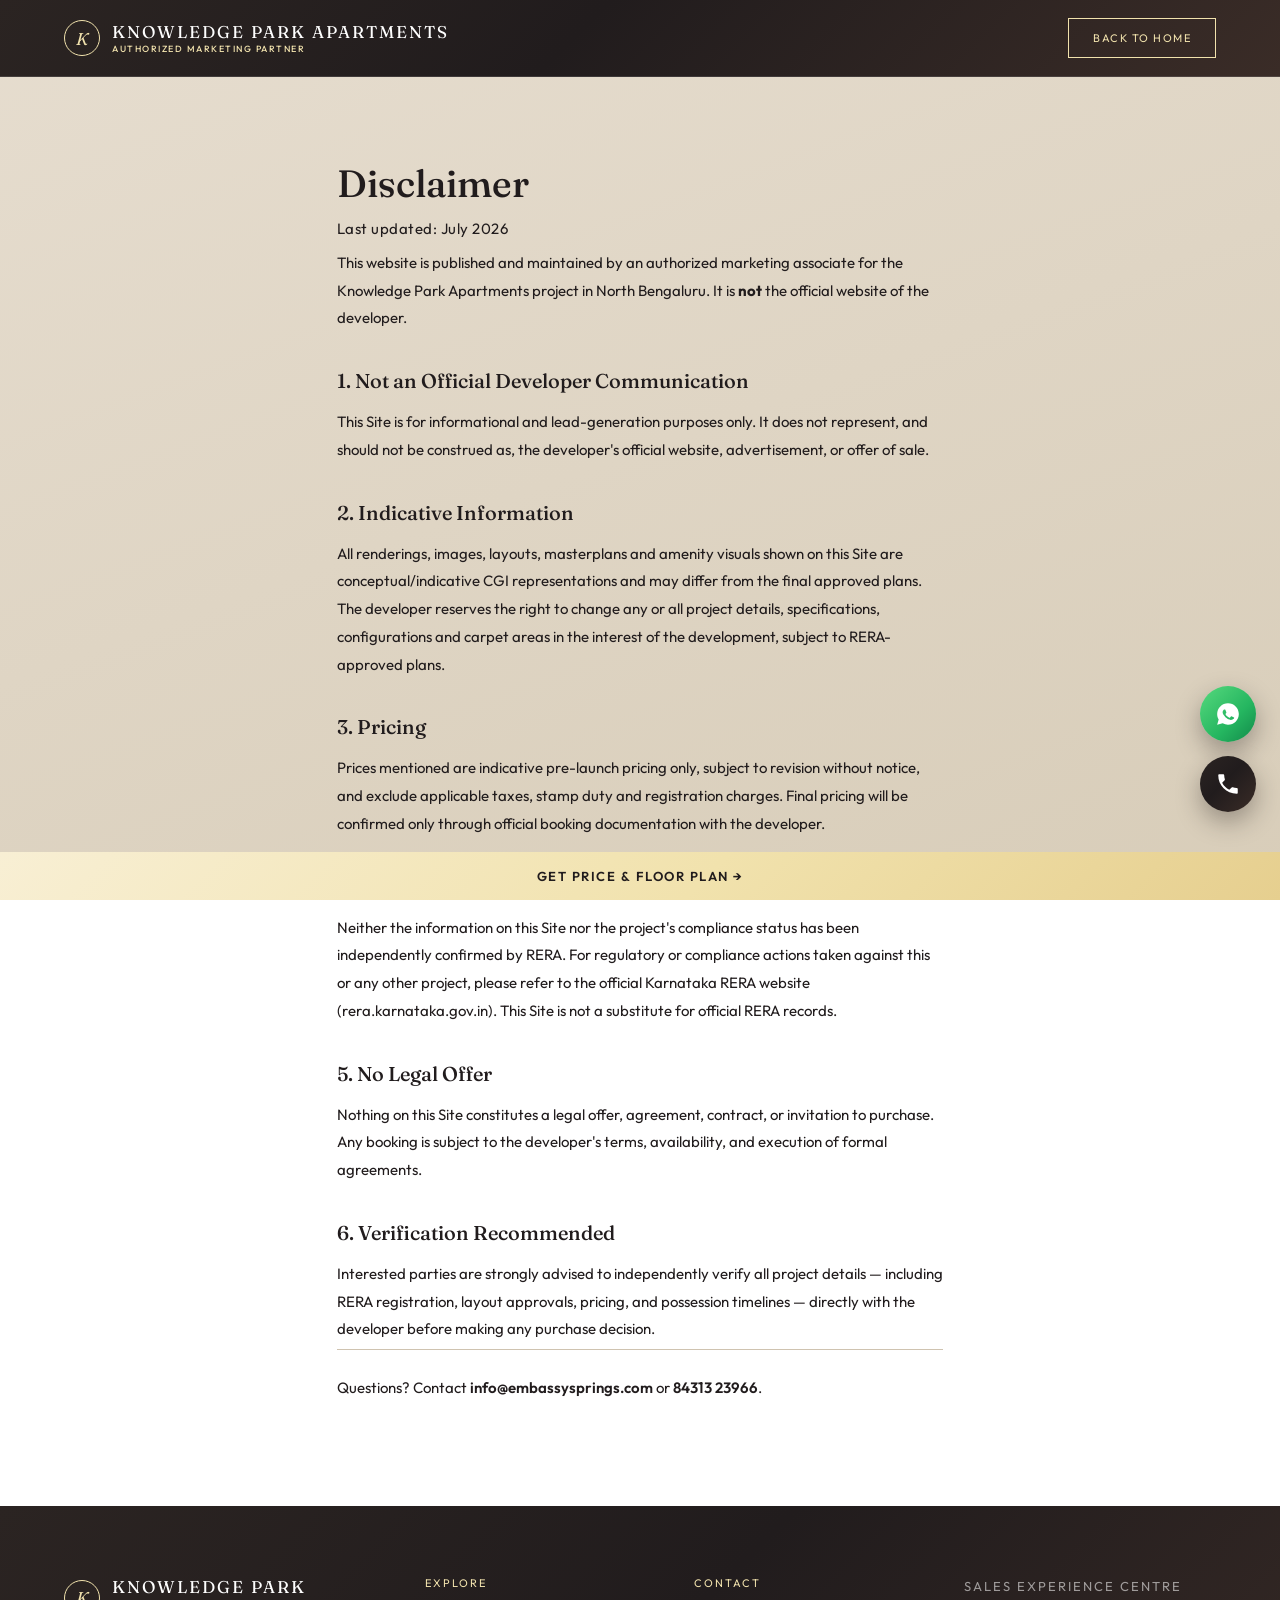
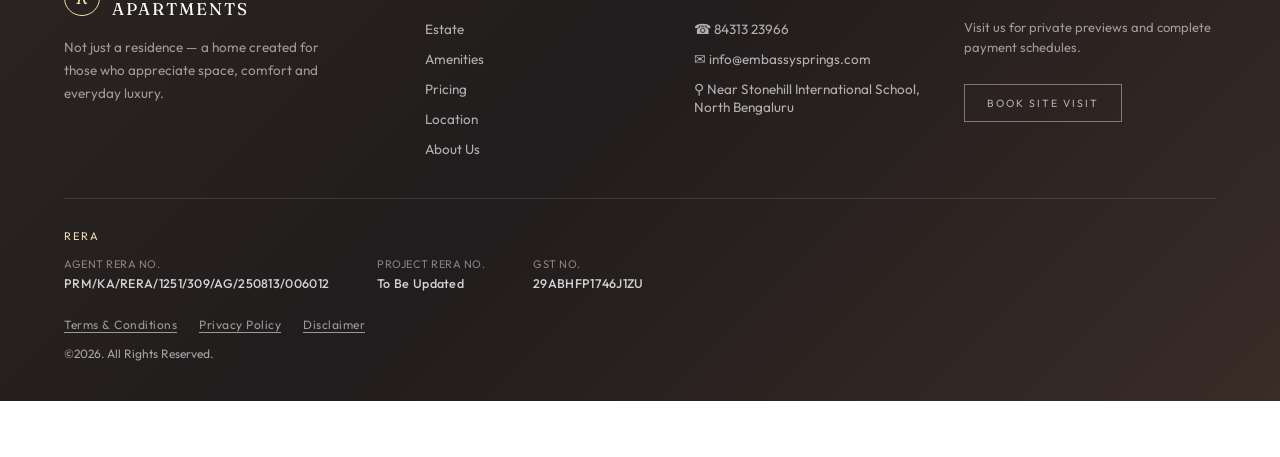
<file: disclaimer.html>
<!DOCTYPE html>
<html lang="en">
<head>
<meta charset="UTF-8">
<meta name="viewport" content="width=device-width, initial-scale=1.0">
<title>Disclaimer | Knowledge Park Apartments</title>
<meta name="description" content="Disclaimer for the Knowledge Park Apartments pre-launch information website, North Bengaluru. Not an official developer communication.">
<meta name="robots" content="index, follow">
<link rel="canonical" href="https://knowledgeparkapartment.com/disclaimer.html">
<link rel="icon" type="image/svg+xml" href="data:image/svg+xml,%3Csvg xmlns='http://www.w3.org/2000/svg' viewBox='0 0 100 100'%3E%3Crect width='100' height='100' fill='%23211c1d'/%3E%3Ctext x='50' y='68' font-size='60' text-anchor='middle' fill='%23f1e2ad' font-family='Georgia,serif'%3EK%3C/text%3E%3C/svg%3E">
<link rel="stylesheet" href="style.css">
<link rel="preconnect" href="https://fonts.googleapis.com">
<link href="https://fonts.googleapis.com/css2?family=Fraunces:ital,opsz,wght@0,9..144,400;0,9..144,500;0,9..144,600;1,9..144,500;1,9..144,600&family=Outfit:wght@300;400;500;600&display=swap" rel="stylesheet">
</head>
<body>

  <header class="navbar">
    <a href="index.html" class="logo">
      <span class="logo-mark">K</span>
      <span class="logo-text">KNOWLEDGE PARK APARTMENTS<em>Authorized Marketing Partner</em></span>
    </a>
    <a href="index.html" class="nav-cta">Back to Home</a>
  </header>

  <section class="legal-page">
    <h1>Disclaimer</h1>
    <p class="legal-updated">Last updated: July 2026</p>

    <p>This website is published and maintained by an authorized marketing associate for the Knowledge Park Apartments project in North Bengaluru. It is <strong>not</strong> the official website of the developer.</p>

    <h2>1. Not an Official Developer Communication</h2>
    <p>This Site is for informational and lead-generation purposes only. It does not represent, and should not be construed as, the developer's official website, advertisement, or offer of sale.</p>

    <h2>2. Indicative Information</h2>
    <p>All renderings, images, layouts, masterplans and amenity visuals shown on this Site are conceptual/indicative CGI representations and may differ from the final approved plans. The developer reserves the right to change any or all project details, specifications, configurations and carpet areas in the interest of the development, subject to RERA-approved plans.</p>

    <h2>3. Pricing</h2>
    <p>Prices mentioned are indicative pre-launch pricing only, subject to revision without notice, and exclude applicable taxes, stamp duty and registration charges. Final pricing will be confirmed only through official booking documentation with the developer.</p>

    <h2>4. RERA Compliance</h2>
    <p>Neither the information on this Site nor the project's compliance status has been independently confirmed by RERA. For regulatory or compliance actions taken against this or any other project, please refer to the official Karnataka RERA website (rera.karnataka.gov.in). This Site is not a substitute for official RERA records.</p>

    <h2>5. No Legal Offer</h2>
    <p>Nothing on this Site constitutes a legal offer, agreement, contract, or invitation to purchase. Any booking is subject to the developer's terms, availability, and execution of formal agreements.</p>

    <h2>6. Verification Recommended</h2>
    <p>Interested parties are strongly advised to independently verify all project details — including RERA registration, layout approvals, pricing, and possession timelines — directly with the developer before making any purchase decision.</p>

    <p class="legal-contact">Questions? Contact <a href="mailto:info@embassysprings.com">info@embassysprings.com</a> or <a href="tel:8431323966">84313 23966</a>.</p>
  </section>

  <footer>
    <div class="footer-grid">
      <div class="footer-brand">
        <a href="index.html" class="logo">
          <span class="logo-mark">K</span>
          <span class="logo-text">KNOWLEDGE PARK APARTMENTS</span>
        </a>
        <p>Not just a residence — a home created for those who appreciate space, comfort and everyday luxury.</p>
      </div>
      <div class="footer-col">
        <p class="footer-heading">Explore</p>
        <a href="index.html#estate">Estate</a>
        <a href="index.html#amenities">Amenities</a>
        <a href="index.html#pricing">Pricing</a>
        <a href="index.html#location">Location</a>
        <a href="index.html#about">About Us</a>
      </div>
      <div class="footer-col">
        <p class="footer-heading">Contact</p>
        <a href="tel:8431323966">☎ 84313 23966</a>
        <a href="mailto:info@embassysprings.com">✉ info@embassysprings.com</a>
        <span>⚲ Near Stonehill International School, North Bengaluru</span>
      </div>
      <div class="footer-col sales-box">
        <p class="footer-heading">Sales Experience Centre</p>
        <p>Visit us for private previews and complete payment schedules.</p>
        <a href="index.html#enquire" class="btn-outline-light">Book Site Visit</a>
      </div>
    </div>
    <div class="rera-block">
      <p class="rera-tag">RERA</p>
      <div class="rera-grid">
        <div><span>Agent RERA No.</span><strong>PRM/KA/RERA/1251/309/AG/250813/006012</strong></div>
        <div><span>Project RERA No.</span><strong>To Be Updated</strong></div>
        <div><span>GST No.</span><strong>29ABHFP1746J1ZU</strong></div>
      </div>
    </div>
    <div class="legal-links">
      <a href="terms.html">Terms &amp; Conditions</a>
      <a href="privacy.html">Privacy Policy</a>
      <a href="disclaimer.html">Disclaimer</a>
    </div>
    <p class="copy">©2026. All Rights Reserved.</p>
  </footer>

  <div class="floating-actions">
    <a href="https://wa.me/918431323966" target="_blank" rel="noopener" class="floating-btn whatsapp" aria-label="Chat on WhatsApp">
      <svg viewBox="0 0 24 24" fill="currentColor"><path d="M12 2C6.48 2 2 6.48 2 12c0 1.85.5 3.58 1.38 5.07L2 22l5.07-1.35A9.94 9.94 0 0 0 12 22c5.52 0 10-4.48 10-10S17.52 2 12 2zm5.2 14.2c-.22.6-1.3 1.15-1.78 1.2-.46.05-.9.22-3.02-.63-2.55-1.05-4.2-3.65-4.32-3.82-.13-.17-1.03-1.37-1.03-2.62 0-1.24.65-1.85.88-2.1.22-.25.5-.3.66-.3.17 0 .33 0 .48.01.15.01.36-.06.56.43.22.53.73 1.83.8 1.96.06.14.1.3.02.48-.09.18-.13.3-.26.46-.13.16-.28.35-.4.47-.13.13-.27.28-.12.55.15.27.68 1.12 1.46 1.82 1 .9 1.85 1.18 2.12 1.31.27.13.43.11.6-.07.16-.18.68-.79.86-1.06.18-.27.36-.22.6-.13.24.09 1.53.72 1.79.85.27.13.45.2.51.3.07.12.07.68-.15 1.29z"/></svg>
    </a>
    <a href="tel:8431323966" class="floating-btn call" aria-label="Call Knowledge Park Apartments">
      <svg viewBox="0 0 24 24" fill="currentColor"><path d="M6.6 10.8c1.4 2.8 3.8 5.1 6.6 6.6l2.2-2.2c.3-.3.7-.4 1-.2 1.1.4 2.3.6 3.6.6.6 0 1 .4 1 1V20c0 .6-.4 1-1 1C10.6 21 3 13.4 3 4c0-.6.4-1 1-1h3.5c.6 0 1 .4 1 1 0 1.3.2 2.5.6 3.6.1.3 0 .7-.2 1L6.6 10.8z"/></svg>
    </a>
  </div>

  <a href="index.html#enquire" class="sticky-cta">Get Price &amp; Floor Plan →</a>

  <script src="script.js"></script>
</body>
</html>
</file>
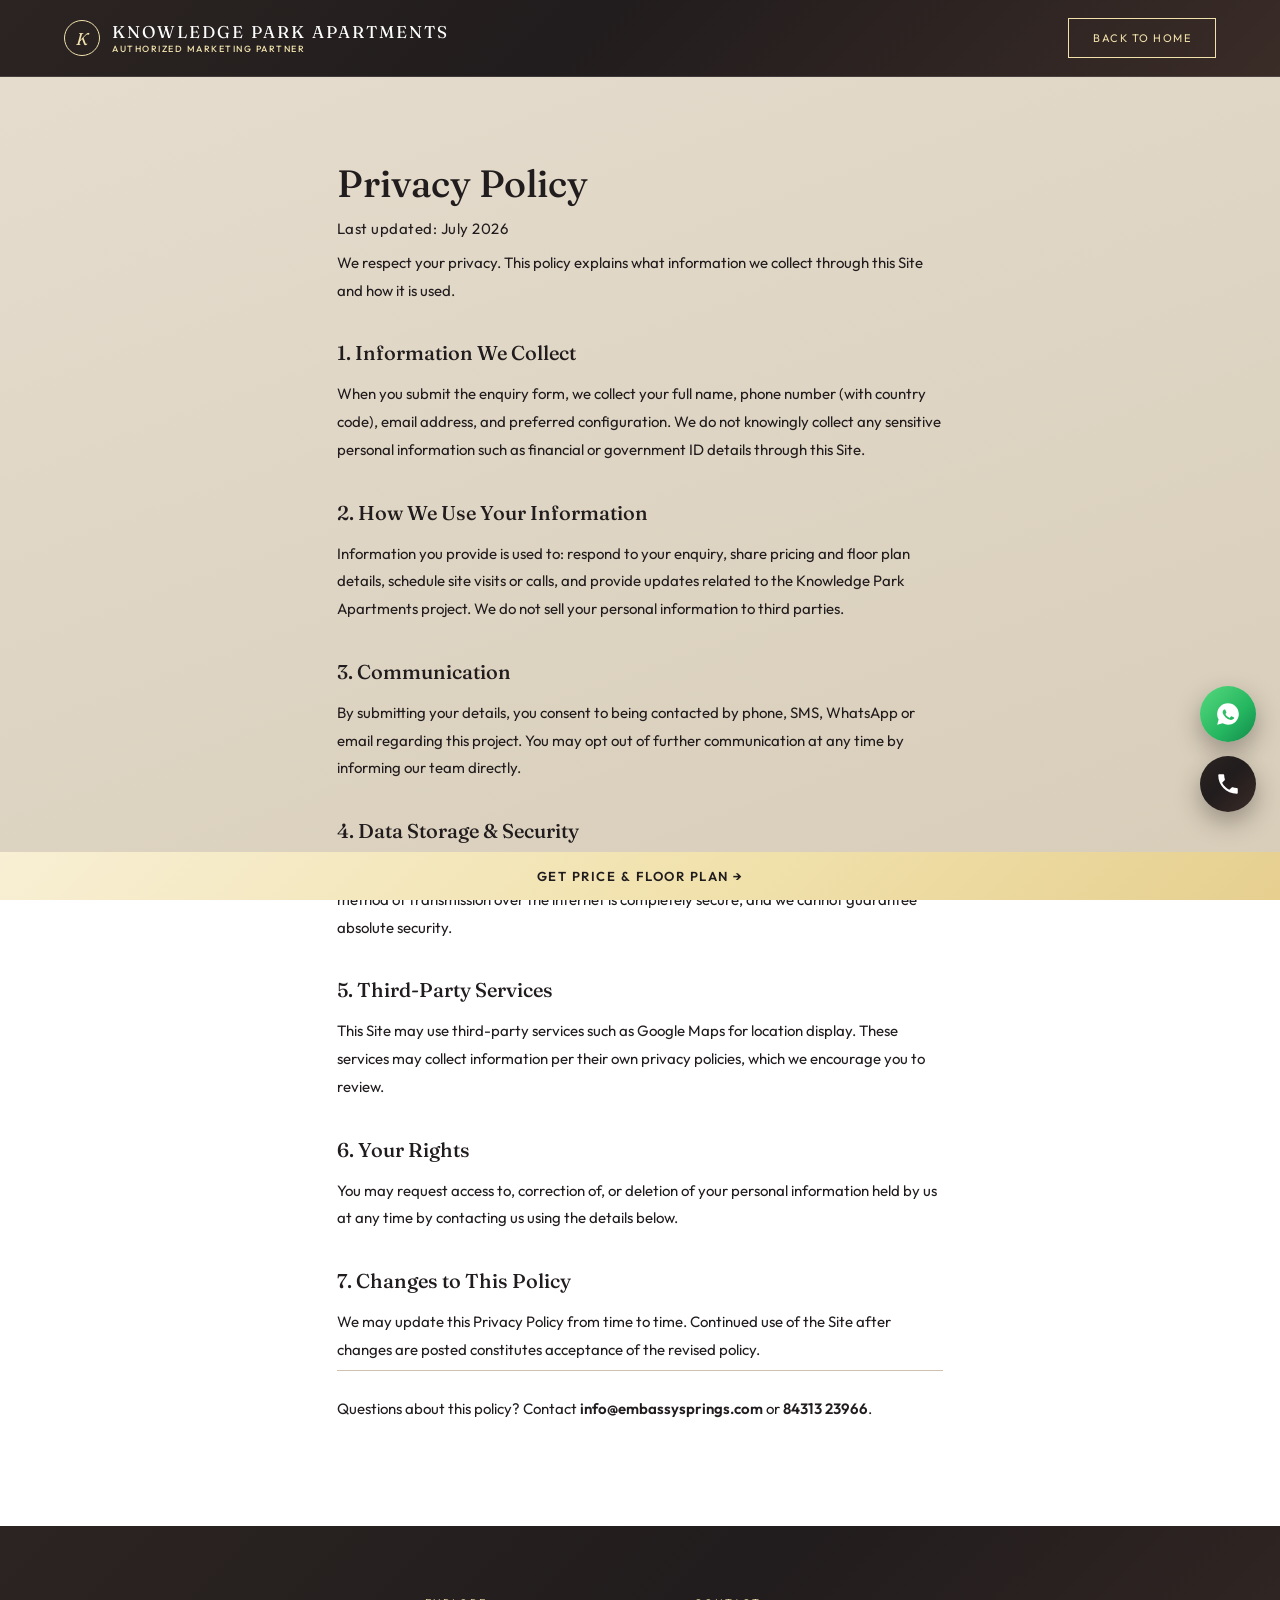
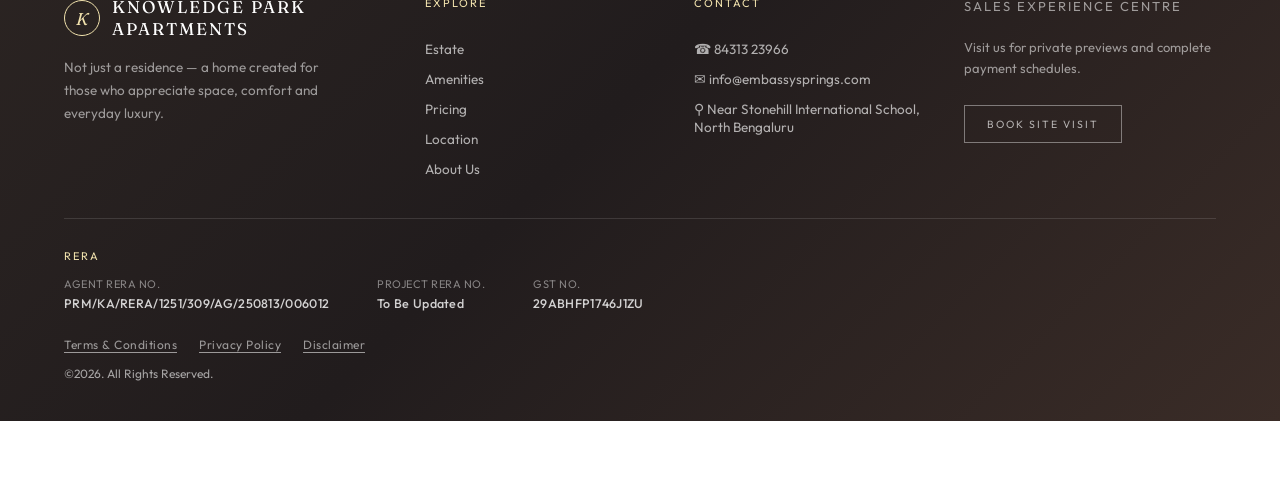
<file: privacy.html>
<!DOCTYPE html>
<html lang="en">
<head>
<meta charset="UTF-8">
<meta name="viewport" content="width=device-width, initial-scale=1.0">
<title>Privacy Policy | Knowledge Park Apartments</title>
<meta name="description" content="Privacy policy for the Knowledge Park Apartments pre-launch information website, North Bengaluru.">
<meta name="robots" content="index, follow">
<link rel="canonical" href="https://knowledgeparkapartment.com/privacy.html">
<link rel="icon" type="image/svg+xml" href="data:image/svg+xml,%3Csvg xmlns='http://www.w3.org/2000/svg' viewBox='0 0 100 100'%3E%3Crect width='100' height='100' fill='%23211c1d'/%3E%3Ctext x='50' y='68' font-size='60' text-anchor='middle' fill='%23f1e2ad' font-family='Georgia,serif'%3EK%3C/text%3E%3C/svg%3E">
<link rel="stylesheet" href="style.css">
<link rel="preconnect" href="https://fonts.googleapis.com">
<link href="https://fonts.googleapis.com/css2?family=Fraunces:ital,opsz,wght@0,9..144,400;0,9..144,500;0,9..144,600;1,9..144,500;1,9..144,600&family=Outfit:wght@300;400;500;600&display=swap" rel="stylesheet">
</head>
<body>

  <header class="navbar">
    <a href="index.html" class="logo">
      <span class="logo-mark">K</span>
      <span class="logo-text">KNOWLEDGE PARK APARTMENTS<em>Authorized Marketing Partner</em></span>
    </a>
    <a href="index.html" class="nav-cta">Back to Home</a>
  </header>

  <section class="legal-page">
    <h1>Privacy Policy</h1>
    <p class="legal-updated">Last updated: July 2026</p>

    <p>We respect your privacy. This policy explains what information we collect through this Site and how it is used.</p>

    <h2>1. Information We Collect</h2>
    <p>When you submit the enquiry form, we collect your full name, phone number (with country code), email address, and preferred configuration. We do not knowingly collect any sensitive personal information such as financial or government ID details through this Site.</p>

    <h2>2. How We Use Your Information</h2>
    <p>Information you provide is used to: respond to your enquiry, share pricing and floor plan details, schedule site visits or calls, and provide updates related to the Knowledge Park Apartments project. We do not sell your personal information to third parties.</p>

    <h2>3. Communication</h2>
    <p>By submitting your details, you consent to being contacted by phone, SMS, WhatsApp or email regarding this project. You may opt out of further communication at any time by informing our team directly.</p>

    <h2>4. Data Storage &amp; Security</h2>
    <p>We take reasonable measures to protect the information you share with us. However, no method of transmission over the internet is completely secure, and we cannot guarantee absolute security.</p>

    <h2>5. Third-Party Services</h2>
    <p>This Site may use third-party services such as Google Maps for location display. These services may collect information per their own privacy policies, which we encourage you to review.</p>

    <h2>6. Your Rights</h2>
    <p>You may request access to, correction of, or deletion of your personal information held by us at any time by contacting us using the details below.</p>

    <h2>7. Changes to This Policy</h2>
    <p>We may update this Privacy Policy from time to time. Continued use of the Site after changes are posted constitutes acceptance of the revised policy.</p>

    <p class="legal-contact">Questions about this policy? Contact <a href="mailto:info@embassysprings.com">info@embassysprings.com</a> or <a href="tel:8431323966">84313 23966</a>.</p>
  </section>

  <footer>
    <div class="footer-grid">
      <div class="footer-brand">
        <a href="index.html" class="logo">
          <span class="logo-mark">K</span>
          <span class="logo-text">KNOWLEDGE PARK APARTMENTS</span>
        </a>
        <p>Not just a residence — a home created for those who appreciate space, comfort and everyday luxury.</p>
      </div>
      <div class="footer-col">
        <p class="footer-heading">Explore</p>
        <a href="index.html#estate">Estate</a>
        <a href="index.html#amenities">Amenities</a>
        <a href="index.html#pricing">Pricing</a>
        <a href="index.html#location">Location</a>
        <a href="index.html#about">About Us</a>
      </div>
      <div class="footer-col">
        <p class="footer-heading">Contact</p>
        <a href="tel:8431323966">☎ 84313 23966</a>
        <a href="mailto:info@embassysprings.com">✉ info@embassysprings.com</a>
        <span>⚲ Near Stonehill International School, North Bengaluru</span>
      </div>
      <div class="footer-col sales-box">
        <p class="footer-heading">Sales Experience Centre</p>
        <p>Visit us for private previews and complete payment schedules.</p>
        <a href="index.html#enquire" class="btn-outline-light">Book Site Visit</a>
      </div>
    </div>
    <div class="rera-block">
      <p class="rera-tag">RERA</p>
      <div class="rera-grid">
        <div><span>Agent RERA No.</span><strong>PRM/KA/RERA/1251/309/AG/250813/006012</strong></div>
        <div><span>Project RERA No.</span><strong>To Be Updated</strong></div>
        <div><span>GST No.</span><strong>29ABHFP1746J1ZU</strong></div>
      </div>
    </div>
    <div class="legal-links">
      <a href="terms.html">Terms &amp; Conditions</a>
      <a href="privacy.html">Privacy Policy</a>
      <a href="disclaimer.html">Disclaimer</a>
    </div>
    <p class="copy">©2026. All Rights Reserved.</p>
  </footer>

  <div class="floating-actions">
    <a href="https://wa.me/918431323966" target="_blank" rel="noopener" class="floating-btn whatsapp" aria-label="Chat on WhatsApp">
      <svg viewBox="0 0 24 24" fill="currentColor"><path d="M12 2C6.48 2 2 6.48 2 12c0 1.85.5 3.58 1.38 5.07L2 22l5.07-1.35A9.94 9.94 0 0 0 12 22c5.52 0 10-4.48 10-10S17.52 2 12 2zm5.2 14.2c-.22.6-1.3 1.15-1.78 1.2-.46.05-.9.22-3.02-.63-2.55-1.05-4.2-3.65-4.32-3.82-.13-.17-1.03-1.37-1.03-2.62 0-1.24.65-1.85.88-2.1.22-.25.5-.3.66-.3.17 0 .33 0 .48.01.15.01.36-.06.56.43.22.53.73 1.83.8 1.96.06.14.1.3.02.48-.09.18-.13.3-.26.46-.13.16-.28.35-.4.47-.13.13-.27.28-.12.55.15.27.68 1.12 1.46 1.82 1 .9 1.85 1.18 2.12 1.31.27.13.43.11.6-.07.16-.18.68-.79.86-1.06.18-.27.36-.22.6-.13.24.09 1.53.72 1.79.85.27.13.45.2.51.3.07.12.07.68-.15 1.29z"/></svg>
    </a>
    <a href="tel:8431323966" class="floating-btn call" aria-label="Call Knowledge Park Apartments">
      <svg viewBox="0 0 24 24" fill="currentColor"><path d="M6.6 10.8c1.4 2.8 3.8 5.1 6.6 6.6l2.2-2.2c.3-.3.7-.4 1-.2 1.1.4 2.3.6 3.6.6.6 0 1 .4 1 1V20c0 .6-.4 1-1 1C10.6 21 3 13.4 3 4c0-.6.4-1 1-1h3.5c.6 0 1 .4 1 1 0 1.3.2 2.5.6 3.6.1.3 0 .7-.2 1L6.6 10.8z"/></svg>
    </a>
  </div>

  <a href="index.html#enquire" class="sticky-cta">Get Price &amp; Floor Plan →</a>

  <script src="script.js"></script>
</body>
</html>
</file>
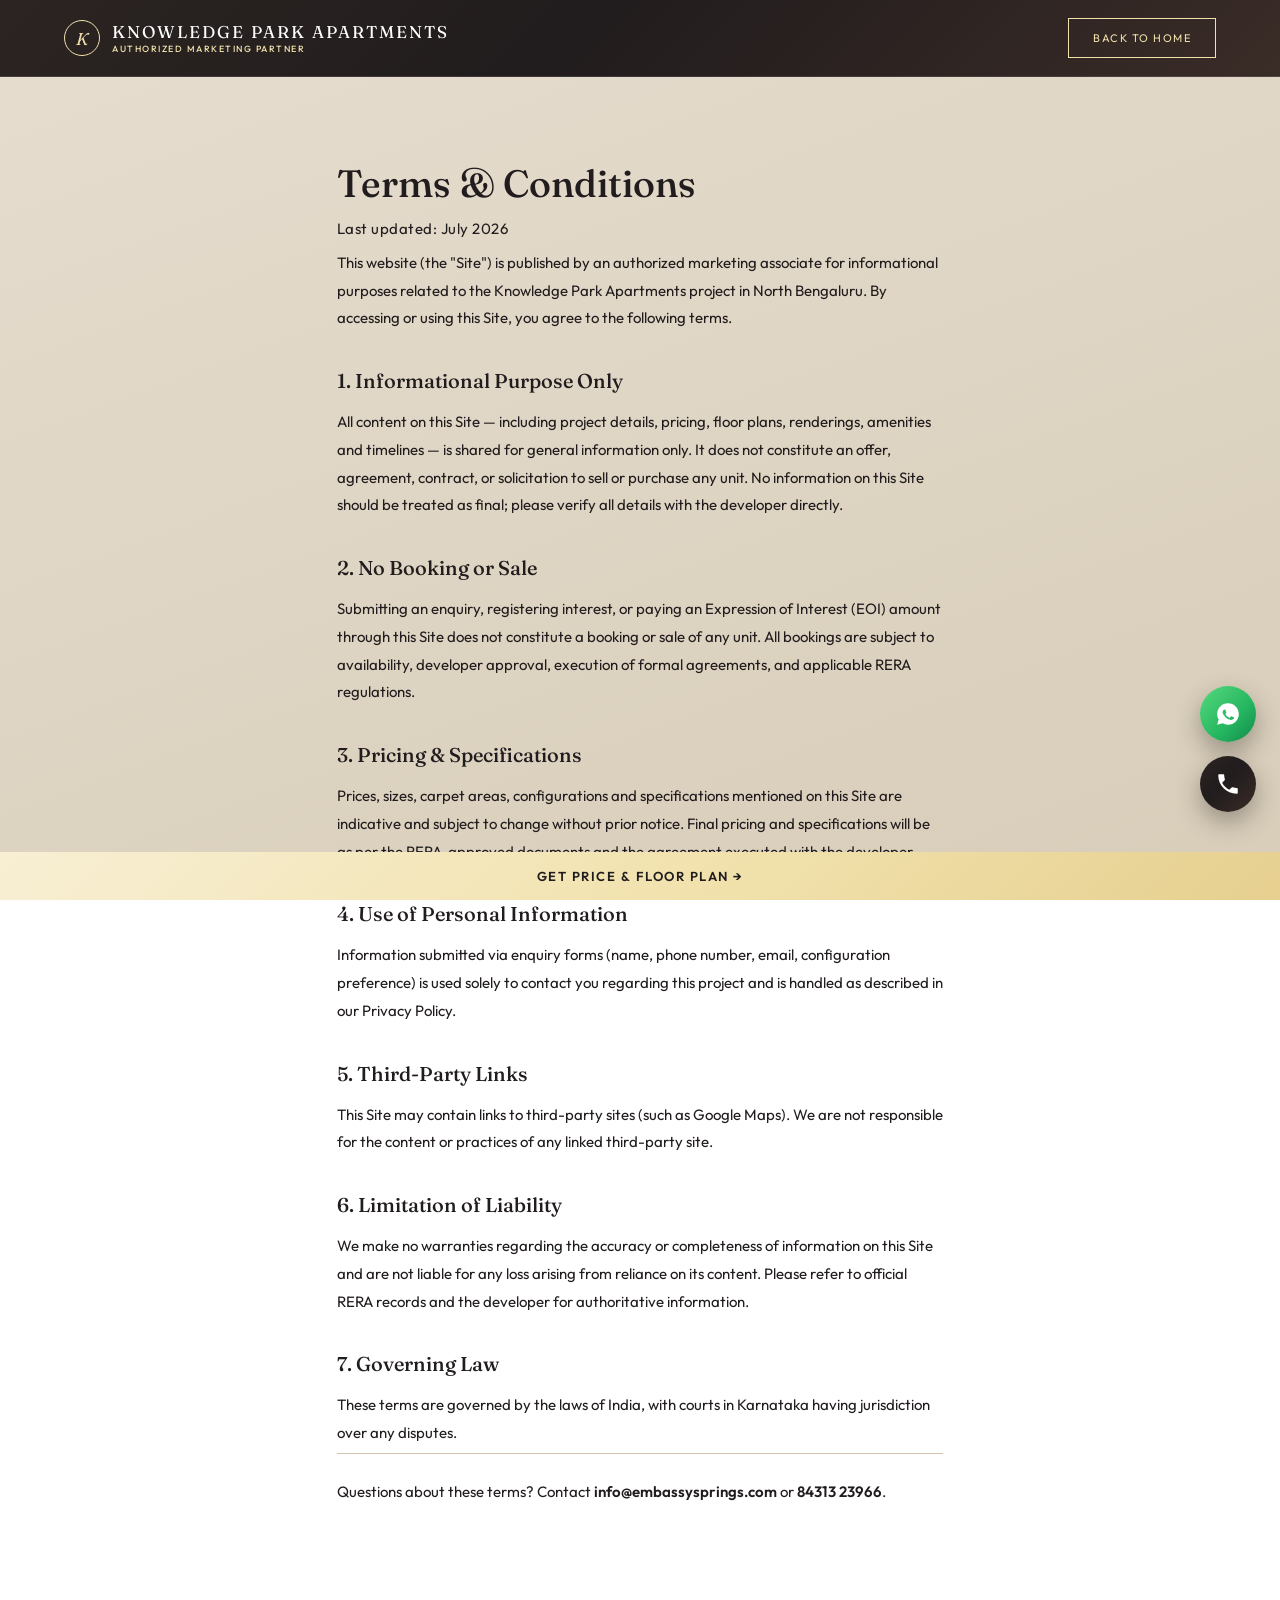
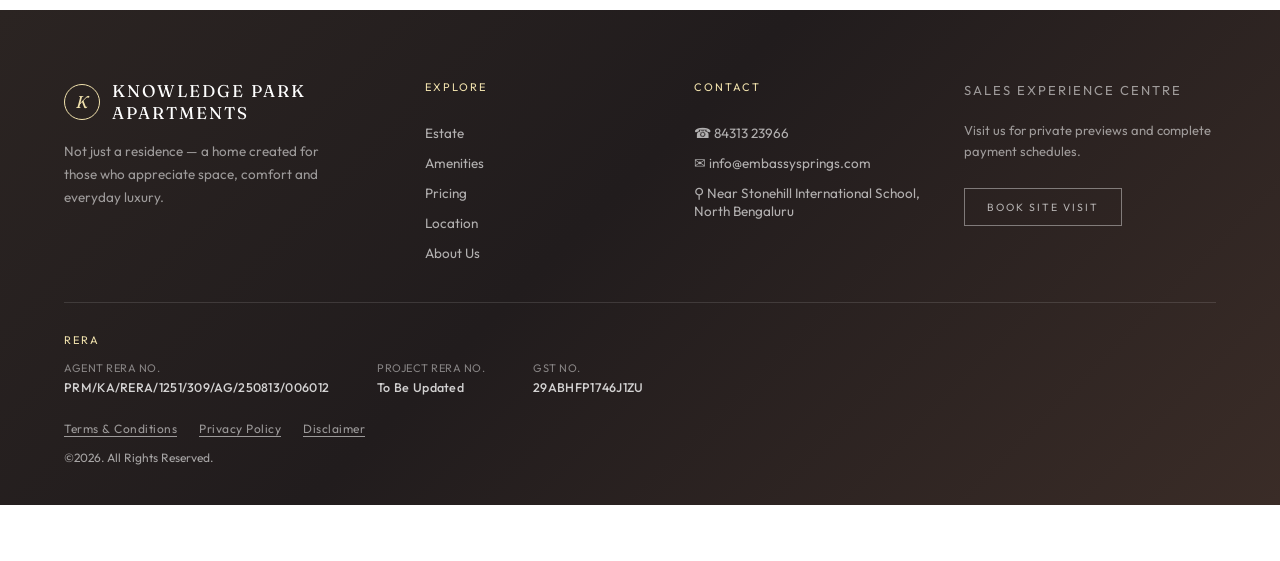
<file: terms.html>
<!DOCTYPE html>
<html lang="en">
<head>
<meta charset="UTF-8">
<meta name="viewport" content="width=device-width, initial-scale=1.0">
<title>Terms &amp; Conditions | Knowledge Park Apartments</title>
<meta name="description" content="Terms and conditions for using the Knowledge Park Apartments pre-launch information website, North Bengaluru.">
<meta name="robots" content="index, follow">
<link rel="canonical" href="https://knowledgeparkapartment.com/terms.html">
<link rel="icon" type="image/svg+xml" href="data:image/svg+xml,%3Csvg xmlns='http://www.w3.org/2000/svg' viewBox='0 0 100 100'%3E%3Crect width='100' height='100' fill='%23211c1d'/%3E%3Ctext x='50' y='68' font-size='60' text-anchor='middle' fill='%23f1e2ad' font-family='Georgia,serif'%3EK%3C/text%3E%3C/svg%3E">
<link rel="stylesheet" href="style.css">
<link rel="preconnect" href="https://fonts.googleapis.com">
<link href="https://fonts.googleapis.com/css2?family=Fraunces:ital,opsz,wght@0,9..144,400;0,9..144,500;0,9..144,600;1,9..144,500;1,9..144,600&family=Outfit:wght@300;400;500;600&display=swap" rel="stylesheet">
</head>
<body>

  <header class="navbar">
    <a href="index.html" class="logo">
      <span class="logo-mark">K</span>
      <span class="logo-text">KNOWLEDGE PARK APARTMENTS<em>Authorized Marketing Partner</em></span>
    </a>
    <a href="index.html" class="nav-cta">Back to Home</a>
  </header>

  <section class="legal-page">
    <h1>Terms &amp; Conditions</h1>
    <p class="legal-updated">Last updated: July 2026</p>

    <p>This website (the "Site") is published by an authorized marketing associate for informational purposes related to the Knowledge Park Apartments project in North Bengaluru. By accessing or using this Site, you agree to the following terms.</p>

    <h2>1. Informational Purpose Only</h2>
    <p>All content on this Site — including project details, pricing, floor plans, renderings, amenities and timelines — is shared for general information only. It does not constitute an offer, agreement, contract, or solicitation to sell or purchase any unit. No information on this Site should be treated as final; please verify all details with the developer directly.</p>

    <h2>2. No Booking or Sale</h2>
    <p>Submitting an enquiry, registering interest, or paying an Expression of Interest (EOI) amount through this Site does not constitute a booking or sale of any unit. All bookings are subject to availability, developer approval, execution of formal agreements, and applicable RERA regulations.</p>

    <h2>3. Pricing &amp; Specifications</h2>
    <p>Prices, sizes, carpet areas, configurations and specifications mentioned on this Site are indicative and subject to change without prior notice. Final pricing and specifications will be as per the RERA-approved documents and the agreement executed with the developer.</p>

    <h2>4. Use of Personal Information</h2>
    <p>Information submitted via enquiry forms (name, phone number, email, configuration preference) is used solely to contact you regarding this project and is handled as described in our Privacy Policy.</p>

    <h2>5. Third-Party Links</h2>
    <p>This Site may contain links to third-party sites (such as Google Maps). We are not responsible for the content or practices of any linked third-party site.</p>

    <h2>6. Limitation of Liability</h2>
    <p>We make no warranties regarding the accuracy or completeness of information on this Site and are not liable for any loss arising from reliance on its content. Please refer to official RERA records and the developer for authoritative information.</p>

    <h2>7. Governing Law</h2>
    <p>These terms are governed by the laws of India, with courts in Karnataka having jurisdiction over any disputes.</p>

    <p class="legal-contact">Questions about these terms? Contact <a href="mailto:info@embassysprings.com">info@embassysprings.com</a> or <a href="tel:8431323966">84313 23966</a>.</p>
  </section>

  <footer>
    <div class="footer-grid">
      <div class="footer-brand">
        <a href="index.html" class="logo">
          <span class="logo-mark">K</span>
          <span class="logo-text">KNOWLEDGE PARK APARTMENTS</span>
        </a>
        <p>Not just a residence — a home created for those who appreciate space, comfort and everyday luxury.</p>
      </div>
      <div class="footer-col">
        <p class="footer-heading">Explore</p>
        <a href="index.html#estate">Estate</a>
        <a href="index.html#amenities">Amenities</a>
        <a href="index.html#pricing">Pricing</a>
        <a href="index.html#location">Location</a>
        <a href="index.html#about">About Us</a>
      </div>
      <div class="footer-col">
        <p class="footer-heading">Contact</p>
        <a href="tel:8431323966">☎ 84313 23966</a>
        <a href="mailto:info@embassysprings.com">✉ info@embassysprings.com</a>
        <span>⚲ Near Stonehill International School, North Bengaluru</span>
      </div>
      <div class="footer-col sales-box">
        <p class="footer-heading">Sales Experience Centre</p>
        <p>Visit us for private previews and complete payment schedules.</p>
        <a href="index.html#enquire" class="btn-outline-light">Book Site Visit</a>
      </div>
    </div>
    <div class="rera-block">
      <p class="rera-tag">RERA</p>
      <div class="rera-grid">
        <div><span>Agent RERA No.</span><strong>PRM/KA/RERA/1251/309/AG/250813/006012</strong></div>
        <div><span>Project RERA No.</span><strong>To Be Updated</strong></div>
        <div><span>GST No.</span><strong>29ABHFP1746J1ZU</strong></div>
      </div>
    </div>
    <div class="legal-links">
      <a href="terms.html">Terms &amp; Conditions</a>
      <a href="privacy.html">Privacy Policy</a>
      <a href="disclaimer.html">Disclaimer</a>
    </div>
    <p class="copy">©2026. All Rights Reserved.</p>
  </footer>

  <div class="floating-actions">
    <a href="https://wa.me/918431323966" target="_blank" rel="noopener" class="floating-btn whatsapp" aria-label="Chat on WhatsApp">
      <svg viewBox="0 0 24 24" fill="currentColor"><path d="M12 2C6.48 2 2 6.48 2 12c0 1.85.5 3.58 1.38 5.07L2 22l5.07-1.35A9.94 9.94 0 0 0 12 22c5.52 0 10-4.48 10-10S17.52 2 12 2zm5.2 14.2c-.22.6-1.3 1.15-1.78 1.2-.46.05-.9.22-3.02-.63-2.55-1.05-4.2-3.65-4.32-3.82-.13-.17-1.03-1.37-1.03-2.62 0-1.24.65-1.85.88-2.1.22-.25.5-.3.66-.3.17 0 .33 0 .48.01.15.01.36-.06.56.43.22.53.73 1.83.8 1.96.06.14.1.3.02.48-.09.18-.13.3-.26.46-.13.16-.28.35-.4.47-.13.13-.27.28-.12.55.15.27.68 1.12 1.46 1.82 1 .9 1.85 1.18 2.12 1.31.27.13.43.11.6-.07.16-.18.68-.79.86-1.06.18-.27.36-.22.6-.13.24.09 1.53.72 1.79.85.27.13.45.2.51.3.07.12.07.68-.15 1.29z"/></svg>
    </a>
    <a href="tel:8431323966" class="floating-btn call" aria-label="Call Knowledge Park Apartments">
      <svg viewBox="0 0 24 24" fill="currentColor"><path d="M6.6 10.8c1.4 2.8 3.8 5.1 6.6 6.6l2.2-2.2c.3-.3.7-.4 1-.2 1.1.4 2.3.6 3.6.6.6 0 1 .4 1 1V20c0 .6-.4 1-1 1C10.6 21 3 13.4 3 4c0-.6.4-1 1-1h3.5c.6 0 1 .4 1 1 0 1.3.2 2.5.6 3.6.1.3 0 .7-.2 1L6.6 10.8z"/></svg>
    </a>
  </div>

  <a href="index.html#enquire" class="sticky-cta">Get Price &amp; Floor Plan →</a>

  <script src="script.js"></script>
</body>
</html>
</file>
<file: style.css>
:root {
  --forest: #211c1d;
  --forest-soft: #56453e;
  --forest-line: rgba(255, 255, 255, 0.12);
  --charcoal: #211c1d;
  --charcoal-soft: #56453e;
  --cream: #e0d7c7;
  --cream-dim: #d8cdb9;
  --mustard: #f1e2ad;
  --mustard-dim: #56453e;
  --lavender: #56453e;
  --lavender-dim: #211c1d;
  --muted: #6b5c53;
  --border: #cfc3b0;
  --lavender-wash: #f8f1de;
  --grad-dark: linear-gradient(135deg, #2b2422 0%, #211c1d 45%, #3a2c27 100%);
  --grad-puce: linear-gradient(135deg, #6b5850 0%, #56453e 60%, #3a2f2a 100%);
  --grad-gold: linear-gradient(135deg, #f8efd4 0%, #f1e2ad 55%, #e6cf8f 100%);
  --grad-light: linear-gradient(160deg, #e6ddcf 0%, #d8cdb9 100%);
  --grad-card: linear-gradient(160deg, #ffffff 0%, #f5f0e6 100%);
  --r-sm: 0;
  --r-md: 0;
  --r-lg: 0;
  --r-pill: 0;
}

* {
  margin: 0;
  padding: 0;
  box-sizing: border-box;
}
html {
  scroll-behavior: smooth;
  overflow-x: hidden;
}

body {
  font-family: "Outfit", sans-serif;
  background: var(--grad-light);
  background-attachment: fixed;
  color: var(--charcoal);
  overflow-x: hidden;
  padding-bottom: 56px;
}

h1,
h2,
h3,
h4 {
  font-family: "Fraunces", serif;
  font-weight: 500;
}
em {
  font-style: italic;
  font-weight: 500;
  color: var(--forest-soft);
}
.hero-panel em,
.amenities em {
  color: var(--mustard);
}
a {
  color: inherit;
  text-decoration: none;
}
ul {
  list-style: none;
}
img {
  max-width: 100%;
  display: block;
}

/* Fade-up scroll animation */
.fade-up {
  opacity: 0;
  transform: translateY(28px);
  transition:
    opacity 0.9s cubic-bezier(0.2, 0.6, 0.2, 1),
    transform 0.9s cubic-bezier(0.2, 0.6, 0.2, 1);
}
.fade-up.visible {
  opacity: 1;
  transform: translateY(0);
}

/* Hero load-in reveal (orchestrated by preloader, not scroll) */
.hero-reveal-item {
  opacity: 0;
  transform: translateY(22px);
  transition:
    opacity 0.85s cubic-bezier(0.2, 0.6, 0.2, 1),
    transform 0.85s cubic-bezier(0.2, 0.6, 0.2, 1);
}
.hero-reveal-item.visible {
  opacity: 1;
  transform: translateY(0);
}

/* Preloader */
.preloader {
  position: fixed;
  inset: 0;
  z-index: 999;
  display: flex;
  flex-direction: column;
  align-items: center;
  justify-content: center;
  gap: 22px;
  background: var(--grad-dark);
  transition:
    opacity 0.6s ease,
    visibility 0.6s ease;
}
.preloader-mark {
  width: 84px;
  height: 84px;
  border: 1px solid var(--mustard);
  border-radius: 50%;
  display: flex;
  align-items: center;
  justify-content: center;
  font-family: "Fraunces", serif;
  font-style: italic;
  font-size: 34px;
  color: var(--mustard);
  animation: preloaderPulse 1.6s ease-in-out infinite;
}
.preloader-bar {
  width: 120px;
  height: 2px;
  background: rgba(255, 255, 255, 0.15);
  overflow: hidden;
}
.preloader-bar span {
  display: block;
  height: 100%;
  width: 35%;
  background: var(--grad-gold);
  animation: preloaderSlide 1.1s ease-in-out infinite;
}
@keyframes preloaderPulse {
  0%,
  100% {
    transform: scale(1);
    opacity: 1;
  }
  50% {
    transform: scale(1.07);
    opacity: 0.85;
  }
}
@keyframes preloaderSlide {
  0% {
    transform: translateX(-140%);
  }
  50% {
    transform: translateX(60%);
  }
  100% {
    transform: translateX(240%);
  }
}
.preloader.hide {
  opacity: 0;
  visibility: hidden;
  pointer-events: none;
}
body.preloading {
  overflow: hidden;
}

/* Navbar */
.navbar {
  position: fixed;
  top: 0;
  left: 0;
  right: 0;
  z-index: 100;
  display: flex;
  align-items: center;
  justify-content: space-between;
  padding: 18px 5%;
  background: var(--grad-dark);
  border-bottom: 1px solid var(--forest-line);
}

.logo {
  color: #fff;
  display: flex;
  align-items: center;
  gap: 12px;
}
.logo-mark {
  width: 36px;
  height: 36px;
  flex-shrink: 0;
  border-radius: 50%;
  border: 1px solid var(--mustard);
  color: var(--mustard);
  font-family: "Fraunces", serif;
  font-style: italic;
  font-size: 17px;
  display: flex;
  align-items: center;
  justify-content: center;
}
.logo-text {
  font-family: "Fraunces", serif;
  font-size: 17px;
  letter-spacing: 2px;
  display: flex;
  flex-direction: column;
  line-height: 1.3;
}
.logo-text em {
  font-family: "Outfit", sans-serif;
  font-style: normal;
  font-size: 9px;
  letter-spacing: 1.5px;
  color: var(--mustard);
  text-transform: uppercase;
}

.nav-links {
  display: flex;
  gap: 34px;
}
.nav-links a {
  color: rgba(255, 255, 255, 0.8);
  font-size: 12px;
  letter-spacing: 1.5px;
  text-transform: uppercase;
}
.nav-links a:hover {
  color: var(--mustard);
}

.nav-cta {
  border: 1px solid var(--mustard);
  border-radius: var(--r-pill);
  color: var(--mustard);
  font-size: 11px;
  letter-spacing: 1.5px;
  text-transform: uppercase;
  padding: 12px 24px;
}
.nav-cta:hover {
  background: var(--grad-gold);
  color: var(--forest);
}

.nav-toggle {
  display: none;
  flex-direction: column;
  justify-content: center;
  gap: 5px;
  width: 30px;
  height: 24px;
  background: none;
  border: none;
  cursor: pointer;
  z-index: 200;
}
.nav-toggle span {
  display: block;
  width: 100%;
  height: 1.5px;
  background: #fff;
  transition:
    transform 0.3s ease,
    opacity 0.3s ease;
}
.nav-toggle.open span:nth-child(1) {
  transform: translateY(6.5px) rotate(45deg);
}
.nav-toggle.open span:nth-child(2) {
  opacity: 0;
}
.nav-toggle.open span:nth-child(3) {
  transform: translateY(-6.5px) rotate(-45deg);
}

.mobile-nav {
  position: fixed;
  top: 0;
  right: -100%;
  width: 78%;
  max-width: 320px;
  height: 100vh;
  background: var(--grad-dark);
  z-index: 150;
  display: flex;
  flex-direction: column;
  justify-content: center;
  gap: 28px;
  padding: 40px;
  transition: right 0.4s ease;
}
.mobile-nav.open {
  right: 0;
}

.nav-backdrop {
  position: fixed;
  top: 0;
  left: 0;
  right: 0;
  bottom: 0;
  background: rgba(0, 0, 0, 0.5);
  z-index: 140;
  opacity: 0;
  pointer-events: none;
  transition: opacity 0.3s ease;
}
.nav-backdrop.open {
  opacity: 1;
  pointer-events: auto;
}
.mobile-nav a {
  color: #fff;
  font-size: 16px;
  letter-spacing: 1px;
  text-transform: uppercase;
}
.mobile-nav .btn-gold {
  margin-top: 14px;
  text-align: center;
}
body.nav-open {
  overflow: hidden;
}

/* Buttons */
.btn-gold {
  display: inline-block;
  background: var(--grad-gold);
  color: var(--forest);
  padding: 16px 32px;
  border-radius: var(--r-pill);
  font-size: 12px;
  letter-spacing: 2px;
  text-transform: uppercase;
  font-weight: 600;
  transition:
    background 0.3s ease,
    transform 0.3s ease;
}
.btn-gold:hover {
  background: var(--cream);
  transform: translateY(-2px);
}

.btn-gold-sm {
  display: block;
  text-align: center;
  background: var(--grad-gold);
  color: var(--forest);
  padding: 12px;
  border-radius: var(--r-pill);
  font-size: 11px;
  letter-spacing: 1.5px;
  text-transform: uppercase;
  font-weight: 600;
  transition: background 0.3s ease;
}
.btn-gold-sm:hover {
  background: var(--charcoal);
  color: #fff;
}

.btn-outline {
  display: inline-block;
  border: 1px solid var(--forest);
  border-radius: var(--r-pill);
  color: var(--forest);
  padding: 14px 30px;
  font-size: 11px;
  letter-spacing: 2px;
  text-transform: uppercase;
  transition: all 0.3s ease;
}
.btn-outline:hover {
  background: var(--grad-dark);
  color: #fff;
  border-color: var(--forest);
}

.btn-outline-light {
  display: inline-block;
  border: 1px solid rgba(255, 255, 255, 0.4);
  border-radius: var(--r-pill);
  color: #fff;
  padding: 14px 30px;
  font-size: 11px;
  letter-spacing: 2px;
  text-transform: uppercase;
  transition: all 0.3s ease;
}
.btn-outline-light:hover {
  background: var(--grad-gold);
  color: var(--forest);
  border-color: var(--mustard);
}

/* Section generics */
section {
  padding: 110px 5%;
}
.tag {
  color: var(--forest);
  font-size: 12px;
  letter-spacing: 3px;
  text-transform: uppercase;
  margin-bottom: 18px;
}
.center {
  text-align: center;
}
section h2 {
  font-size: 38px;
  line-height: 1.3;
  margin-bottom: 24px;
}

/* Hero */
.hero {
  position: relative;
  min-height: 100vh;
  margin-top: 0;
  padding: 0;
}
.hero-panel {
  position: absolute;
  top: 0;
  bottom: 0;
  left: 58%;
  right: 0;
  background: var(--grad-dark);
  color: #fff;
  display: flex;
  flex-direction: column;
  justify-content: center;
  gap: 6px;
  padding: 140px 6% 90px;
  overflow-y: auto;
}
.eyebrow {
  display: flex;
  align-items: center;
  gap: 12px;
  letter-spacing: 2px;
  font-size: 11.5px;
  color: var(--mustard);
  margin-bottom: 20px;
  text-transform: uppercase;
}
.eyebrow span {
  min-width: 0;
}
.eyebrow-dash {
  display: inline-block;
  width: 24px;
  height: 1px;
  background: var(--mustard);
}
.hero h1 {
  font-size: 46px;
  line-height: 1.2;
  margin-bottom: 20px;
  color: #fff;
}
.hero-sub {
  font-size: 15px;
  color: rgba(255, 255, 255, 0.75);
  line-height: 1.7;
  max-width: 440px;
  margin-bottom: 32px;
}
.hero-btns {
  display: flex;
  gap: 16px;
  flex-wrap: wrap;
  margin-bottom: 56px;
}

.hero-stats {
  display: flex;
  gap: 34px;
  border-top: 1px solid var(--forest-line);
  padding-top: 30px;
  flex-wrap: wrap;
}
.hero-stats div {
  display: flex;
  flex-direction: column;
  gap: 6px;
}
.hero-stats strong {
  font-family: "Fraunces", serif;
  font-size: 24px;
  color: #fff;
}
.hero-stats span {
  font-size: 10.5px;
  letter-spacing: 1.5px;
  text-transform: uppercase;
  color: rgba(255, 255, 255, 0.55);
}

.hero-media {
  position: absolute;
  top: 0;
  bottom: 0;
  left: 0;
  width: 58%;
  overflow: hidden;
  background: var(--grad-dark);
  border-radius: 0 var(--r-lg) var(--r-lg) 0;
  transform: scale(1.03);
  transition: transform 1.6s cubic-bezier(0.16, 0.7, 0.3, 1);
}
.hero-media.revealed {
  transform: scale(1);
}
.hero-photo {
  position: absolute;
  top: 0;
  left: 0;
  width: 100%;
  height: 100%;
  object-fit: cover;
  opacity: 0;
  transform: scale(1.06);
  transition: opacity 1.6s ease;
  z-index: 0;
}
.hero-photo.active {
  opacity: 1;
  z-index: 1;
  animation: heroPhotoDrift 6.5s ease-in-out forwards;
}
.hero-media-overlay {
  position: absolute;
  inset: 0;
  z-index: 2;
  background: linear-gradient(
    160deg,
    rgba(33, 28, 29, 0.55) 0%,
    rgba(86, 69, 62, 0.28) 38%,
    rgba(33, 28, 29, 0.1) 60%,
    rgba(33, 28, 29, 0.55) 100%
  );
}
@keyframes heroPhotoDrift {
  from {
    transform: scale(1.06);
  }
  to {
    transform: scale(1.14);
  }
}
@media (prefers-reduced-motion: reduce) {
  .hero-media {
    transition: none;
    opacity: 1;
    transform: scale(1);
  }
  .hero-photo {
    transition: none;
    animation: none;
    transform: scale(1);
  }
}
.hero-preview-card {
  position: absolute;
  right: 32px;
  bottom: 40px;
  width: 280px;
  background: rgba(255, 255, 255, 0.9);
  backdrop-filter: blur(16px);
  -webkit-backdrop-filter: blur(16px);
  border-radius: var(--r-md);
  padding: 28px 26px;
  box-shadow: 0 24px 60px rgba(33, 28, 29, 0.28);
  z-index: 5;
}
.hero-preview-card h4 {
  font-size: 18px;
  margin-bottom: 8px;
}
.hero-preview-card p {
  font-size: 12.5px;
  color: var(--muted);
  line-height: 1.6;
  margin-bottom: 18px;
}
.hero-preview-card input {
  width: 100%;
  border: none;
  border-bottom: 1px solid var(--border);
  background: none;
  padding: 10px 2px;
  font-family: "Outfit", sans-serif;
  font-size: 13px;
  margin-bottom: 14px;
  color: var(--charcoal);
}
.hero-preview-card input::placeholder {
  color: var(--muted);
}
.hero-preview-card input:focus {
  outline: none;
  border-color: var(--mustard-dim);
}

/* Overview */
.overview {
  display: grid;
  grid-template-columns: 0.9fr 1.1fr;
  gap: 64px;
  align-items: center;
}
.overview-media {
  position: relative;
}
.overview-media img {
  width: 100%;
  height: 460px;
  object-fit: cover;
  border-radius: var(--r-lg);
}
.overview-badge {
  position: absolute;
  left: 24px;
  bottom: 24px;
  max-width: 260px;
  background: var(--grad-dark);
  color: #fff;
  font-size: 11.5px;
  letter-spacing: 0.5px;
  line-height: 1.6;
  padding: 16px 20px;
  border-radius: var(--r-md);
  text-transform: uppercase;
}
.overview-text p {
  color: var(--muted);
  font-size: 15.5px;
  line-height: 1.85;
  margin-bottom: 26px;
  max-width: 520px;
}

.spec-rows {
  margin-bottom: 34px;
  max-width: 520px;
}
.spec-row {
  display: flex;
  justify-content: space-between;
  align-items: baseline;
  padding: 16px 0;
  border-bottom: 1px solid var(--border);
}
.spec-row span {
  font-size: 12.5px;
  letter-spacing: 1px;
  text-transform: uppercase;
  color: var(--muted);
}
.spec-row strong {
  font-family: "Fraunces", serif;
  font-size: 19px;
  color: var(--forest);
}

/* Township bento grid */
.township-grid {
  display: grid;
  grid-template-columns: 1.3fr 1fr;
  grid-template-rows: repeat(3, auto);
  gap: 18px;
  margin-top: 56px;
}
.township-card {
  background: var(--grad-card);
  border: 1px solid var(--border);
  border-radius: var(--r-md);
  padding: 34px 28px;
  transition:
    background 0.3s ease,
    transform 0.3s ease;
}
.township-card:hover {
  transform: translateY(-4px);
}
.township-card.highlighted {
  background: var(--grad-puce);
  border-color: var(--forest-soft);
}
.township-card.highlighted h3,
.township-card.highlighted p {
  color: #fff;
}
.township-card.feature {
  grid-row: span 3;
  position: relative;
  min-height: 320px;
  display: flex;
  flex-direction: column;
  justify-content: flex-end;
  background-size: cover;
  background-position: center;
  border: none;
  overflow: hidden;
  color: #fff;
}
.township-feature-overlay {
  position: absolute;
  inset: 0;
  background: linear-gradient(
    180deg,
    rgba(33, 28, 29, 0.1) 0%,
    rgba(33, 28, 29, 0.55) 30%,
    rgba(33, 28, 29, 0.95) 55%,
    rgba(33, 28, 29, 0.98) 100%
  );
}
.township-card.feature > *:not(.township-feature-overlay) {
  position: relative;
  z-index: 1;
}
.township-card.feature h3 {
  color: #fff;
}
.township-card.feature p {
  color: rgba(255, 255, 255, 0.75);
}
.township-card.feature .t-icon {
  color: var(--mustard);
}
.t-icon {
  width: 30px;
  height: 30px;
  stroke: currentColor;
  fill: none;
  stroke-width: 1.5;
  stroke-linecap: round;
  stroke-linejoin: round;
  color: var(--forest);
  margin-bottom: 22px;
}
.township-card.highlighted .t-icon {
  color: var(--mustard);
}
.township-card h3 {
  font-size: 17px;
  margin-bottom: 10px;
}
.township-card p {
  font-size: 13.5px;
  color: var(--muted);
  line-height: 1.65;
}

/* Alternating feature rows */
.features {
  padding-top: 0;
  padding-bottom: 0;
}
.feature-row {
  display: grid;
  grid-template-columns: 1fr 1fr;
  gap: 60px;
  align-items: center;
  padding: 90px 5%;
  background: var(--cream);
}
.feature-row:nth-child(even) {
  background: var(--lavender-wash);
}
.feature-row.reverse {
  direction: rtl;
}
.feature-row.reverse > * {
  direction: ltr;
}
.feature-text .tag {
  margin-bottom: 16px;
}
.feature-text h3 {
  font-size: 28px;
  line-height: 1.3;
  margin-bottom: 18px;
}
.feature-text p {
  font-size: 15px;
  color: var(--muted);
  line-height: 1.8;
  max-width: 460px;
}
.feature-media img {
  width: 100%;
  height: 380px;
  object-fit: cover;
  border-radius: var(--r-lg);
}

/* Pricing */
.pricing {
  background: var(--grad-light);
}
.price-grid {
  display: grid;
  grid-template-columns: repeat(4, 1fr);
  gap: 22px;
  margin-top: 60px;
}
.price-card {
  background: var(--cream);
  border: 1px solid var(--border);
  border-radius: var(--r-md);
  position: relative;
  transition:
    transform 0.4s ease,
    box-shadow 0.4s ease;
  overflow: hidden;
}
.price-card:hover {
  transform: translateY(-6px);
  box-shadow: 0 20px 40px rgba(0, 0, 0, 0.1);
}
.price-card.featured {
  border-color: var(--forest);
}
.price-card-media {
  position: relative;
  height: 150px;
}
.price-card-media img {
  width: 100%;
  height: 100%;
  object-fit: cover;
}
.price-card-badge {
  position: absolute;
  left: 14px;
  top: 14px;
  width: 34px;
  height: 34px;
  border-radius: 50%;
  background: rgba(33, 28, 29, 0.85);
  color: #fff;
  font-family: "Fraunces", serif;
  font-size: 12px;
  display: flex;
  align-items: center;
  justify-content: center;
}
.ribbon {
  position: absolute;
  top: 14px;
  right: 14px;
  border-radius: var(--r-pill);
  background: var(--lavender);
  color: #fff;
  font-size: 10px;
  letter-spacing: 1px;
  text-transform: uppercase;
  padding: 6px 16px;
  z-index: 2;
}
.price-card-body {
  padding: 26px 24px 30px;
}
.price-card h3 {
  font-size: 22px;
  margin-bottom: 4px;
}
.psize-label {
  font-size: 11px;
  letter-spacing: 1px;
  text-transform: uppercase;
  color: var(--muted);
  margin-bottom: 12px;
}
.size-bar {
  display: flex;
  align-items: center;
  gap: 10px;
  margin-bottom: 18px;
}
.size-bar span {
  font-size: 11px;
  color: var(--muted);
  white-space: nowrap;
}
.size-bar i {
  flex: 1;
  height: 1px;
  background: var(--border);
}
.pprice {
  font-family: "Fraunces", serif;
  font-size: 20px;
  color: var(--forest);
  margin-bottom: 20px;
}
.pprice em {
  font-family: "Outfit", sans-serif;
  font-size: 12px;
  color: var(--muted);
  font-style: normal;
}
.price-card .btn-outline,
.price-card .btn-gold {
  width: 100%;
  text-align: center;
  padding: 13px;
  font-size: 11px;
}
.price-note {
  font-size: 12px;
  color: var(--muted);
  max-width: 640px;
  margin: 50px auto 0;
  line-height: 1.7;
}

/* Amenities list */
.amenities {
  background: var(--grad-dark);
  color: #fff;
}
.amenities .tag {
  color: var(--mustard);
}
.amenities h2 {
  color: #fff;
}
.amenities-list {
  display: grid;
  grid-template-columns: repeat(2, 1fr);
  gap: 0 60px;
  margin-top: 56px;
  max-width: 1100px;
  margin-left: auto;
  margin-right: auto;
}
.amenity-item {
  display: flex;
  gap: 20px;
  align-items: flex-start;
  padding: 24px 0;
  border-bottom: 1px solid var(--forest-line);
}
.a-icon-wrap {
  width: 50px;
  height: 50px;
  flex-shrink: 0;
  border-radius: 50%;
  border: 1px solid rgba(241, 226, 173, 0.4);
  display: flex;
  align-items: center;
  justify-content: center;
}
.a-icon {
  width: 22px;
  height: 22px;
  stroke: var(--mustard);
  fill: none;
  stroke-width: 1.5;
  stroke-linecap: round;
  stroke-linejoin: round;
}
.amenity-item h3 {
  font-size: 16px;
  color: #fff;
  margin-bottom: 6px;
}
.amenity-item p {
  font-size: 13px;
  color: rgba(255, 255, 255, 0.6);
  line-height: 1.6;
}

/* Location */
.location {
  display: grid;
  grid-template-columns: 1fr 1fr;
  gap: 60px;
  align-items: center;
}
.location-text p {
  color: var(--muted);
  font-size: 15px;
  line-height: 1.8;
  margin-bottom: 30px;
  max-width: 460px;
}
.loc-list {
  display: grid;
  grid-template-columns: repeat(2, 1fr);
  gap: 24px;
  margin-bottom: 34px;
}
.loc-list div {
  display: flex;
  flex-direction: column;
  gap: 4px;
}
.loc-list strong {
  font-family: "Fraunces", serif;
  color: var(--forest);
  font-size: 18px;
}
.loc-list span {
  font-size: 12.5px;
  color: var(--muted);
}
.location-map iframe {
  width: 100%;
  height: 360px;
  border: 0;
  border-radius: var(--r-lg);
  filter: grayscale(15%);
}

/* Gallery */
.gallery-grid {
  display: grid;
  grid-template-columns: repeat(3, 1fr);
  grid-template-rows: 280px 280px;
  gap: 8px;
  margin-top: 56px;
}
.g-item {
  overflow: hidden;
  border-radius: var(--r-md);
}
.g-item img {
  width: 100%;
  height: 100%;
  object-fit: cover;
  display: block;
  transition: transform 0.6s ease;
}
.g-item:hover img {
  transform: scale(1.05);
}
.g-tall {
  grid-row: span 2;
}
.g-wide {
  grid-column: span 2;
}

/* About */
.about {
  text-align: center;
}
.about-lead {
  max-width: 640px;
  margin: 0 auto 60px;
  font-size: 15.5px;
  color: var(--muted);
  line-height: 1.85;
}
.about-grid {
  display: grid;
  grid-template-columns: repeat(3, 1fr);
  gap: 18px;
}
.about-card {
  background: var(--grad-card);
  border: 1px solid var(--border);
  border-radius: var(--r-md);
  padding: 40px 30px;
  text-align: left;
}
.about-card .hnum {
  font-family: "Fraunces", serif;
  font-size: 13px;
  color: var(--muted);
  opacity: 0.6;
}
.about-card h3 {
  font-size: 18px;
  margin: 16px 0 12px;
}
.about-card p {
  font-size: 13.5px;
  color: var(--muted);
  line-height: 1.7;
}
.about-cta {
  display: inline-block;
  margin-top: 50px;
}

/* FAQ */
.faq {
  background: var(--grad-light);
}
.accordion {
  max-width: 760px;
  margin: 60px auto 0;
}
.acc-item {
  border-bottom: 1px solid var(--border);
}
.acc-head {
  width: 100%;
  background: none;
  border: none;
  text-align: left;
  font-family: "Outfit", sans-serif;
  font-size: 16px;
  padding: 24px 4px;
  display: flex;
  justify-content: space-between;
  align-items: center;
  cursor: pointer;
  color: var(--charcoal);
}
.acc-head span {
  color: var(--lavender-dim);
  font-size: 20px;
  transition: transform 0.3s ease;
}
.acc-item.open .acc-head span {
  transform: rotate(45deg);
}
.acc-body {
  max-height: 0;
  overflow: hidden;
  transition: max-height 0.4s ease;
}
.acc-item.open .acc-body {
  max-height: 200px;
}
.acc-body p {
  font-size: 14px;
  color: var(--muted);
  line-height: 1.8;
  padding: 0 4px 24px;
  max-width: 600px;
}

/* Brand band */
.brand-band {
  background: var(--grad-dark);
  position: relative;
  overflow: hidden;
  padding: 100px 5%;
  text-align: center;
}
.brand-monogram {
  position: absolute;
  top: 50%;
  left: 50%;
  transform: translate(-50%, -50%);
  font-family: "Fraunces", serif;
  font-style: italic;
  font-size: 480px;
  line-height: 1;
  color: rgba(255, 255, 255, 0.05);
  pointer-events: none;
  user-select: none;
}
.brand-band-content {
  position: relative;
  z-index: 1;
}
.tag-light {
  color: var(--mustard);
  font-size: 12px;
  letter-spacing: 3px;
  text-transform: uppercase;
  margin-bottom: 20px;
}
.brand-band-content h2 {
  color: #fff;
  font-size: 32px;
  line-height: 1.4;
  margin-bottom: 34px;
}

/* Enquire */
.enquire {
  display: grid;
  grid-template-columns: 1fr 1fr;
  gap: 70px;
  align-items: center;
}
.enquire-info .tag {
  margin-bottom: 18px;
}
.enquire-info h2 {
  margin-bottom: 20px;
}
.enquire-lead {
  color: var(--muted);
  font-size: 15px;
  line-height: 1.8;
  max-width: 440px;
  margin-bottom: 40px;
}
.contact-items {
  display: flex;
  flex-direction: column;
  gap: 24px;
}
.contact-item {
  display: flex;
  align-items: center;
  gap: 18px;
}
.c-icon {
  width: 46px;
  height: 46px;
  flex-shrink: 0;
  border-radius: 50%;
  background: var(--grad-dark);
  color: var(--mustard);
  display: flex;
  align-items: center;
  justify-content: center;
  font-size: 18px;
}
.contact-item strong {
  display: block;
  font-size: 12px;
  letter-spacing: 1px;
  text-transform: uppercase;
  color: var(--muted);
  margin-bottom: 4px;
}
.contact-item a,
.contact-item > div span {
  font-size: 15px;
  color: var(--charcoal);
  font-weight: 500;
}

.enquire-form-card {
  background: #fff;
  border-top: 3px solid var(--mustard);
  border-radius: var(--r-lg);
  padding: 44px 40px;
  box-shadow: 0 30px 70px rgba(33, 28, 29, 0.14);
}
.form-kicker {
  color: var(--forest-soft);
  font-size: 11px;
  letter-spacing: 2.5px;
  text-transform: uppercase;
  margin-bottom: 10px;
  font-weight: 600;
}
.form-title {
  font-size: 24px;
  margin-bottom: 8px;
}
.form-subtitle {
  font-size: 13.5px;
  color: var(--muted);
  line-height: 1.6;
  margin-bottom: 30px;
}

.enquiry-form {
  display: flex;
  flex-direction: column;
  gap: 20px;
}
.field-group {
  display: flex;
  flex-direction: column;
  gap: 8px;
}
.field-group label {
  font-size: 11px;
  letter-spacing: 1.2px;
  text-transform: uppercase;
  color: var(--charcoal-soft);
  font-weight: 600;
}
.enquiry-form input,
.enquiry-form select {
  background: #fbf8f2;
  border: 1.5px solid var(--border);
  border-radius: var(--r-sm);
  color: var(--charcoal);
  padding: 14px 16px;
  font-family: "Outfit", sans-serif;
  font-size: 14.5px;
  width: 100%;
  transition:
    border-color 0.25s ease,
    box-shadow 0.25s ease,
    background 0.25s ease;
}
.enquiry-form input::placeholder {
  color: var(--muted);
}
.enquiry-form input:focus,
.enquiry-form select:focus {
  outline: none;
  background: #fff;
  border-color: var(--forest-soft);
  box-shadow: 0 0 0 3px rgba(86, 69, 62, 0.14);
}
.enquiry-form select {
  color: var(--charcoal);
  cursor: pointer;
  appearance: none;
  -webkit-appearance: none;
  padding-right: 40px;
}
.enquiry-form select option {
  color: var(--charcoal);
  background: #fff;
}
.select-wrap {
  position: relative;
}
.select-wrap::after {
  content: "▾";
  position: absolute;
  right: 16px;
  top: 50%;
  transform: translateY(-50%);
  color: var(--mustard-dim);
  font-size: 11px;
  pointer-events: none;
}
.phone-row {
  display: flex;
  gap: 10px;
  position: relative;
}
.phone-row input {
  flex: 1;
  min-width: 0;
}

/* Custom searchable country-code select */
.cc-select {
  position: relative;
  flex: 0 0 120px;
}
.cc-trigger {
  width: 100%;
  height: 100%;
  background: #fbf8f2;
  border: 1.5px solid var(--border);
  border-radius: var(--r-sm);
  color: var(--charcoal);
  padding: 14px 10px;
  font-family: "Outfit", sans-serif;
  font-size: 14.5px;
  display: flex;
  align-items: center;
  justify-content: space-between;
  gap: 6px;
  cursor: pointer;
  transition:
    border-color 0.25s ease,
    box-shadow 0.25s ease;
}
.cc-trigger:hover {
  border-color: var(--mustard-dim);
}
.cc-select.open .cc-trigger {
  border-color: var(--forest-soft);
  box-shadow: 0 0 0 3px rgba(86, 69, 62, 0.14);
}
.cc-arrow {
  font-size: 10px;
  color: var(--mustard-dim);
  transition: transform 0.25s ease;
}
.cc-select.open .cc-arrow {
  transform: rotate(180deg);
}

.cc-dropdown {
  display: none;
  position: fixed;
  width: 280px;
  max-width: 80vw;
  background-color: #fff;
  border: 1px solid var(--border);
  box-shadow: 0 20px 50px rgba(0, 0, 0, 0.2);
  z-index: 999;
  overflow: hidden;
  isolation: isolate;
  transform: translateZ(0);
  -webkit-transform: translateZ(0);
  will-change: transform;
  backface-visibility: hidden;
}
.cc-dropdown.open {
  display: block;
}

.cc-search {
  width: 100%;
  padding: 14px 16px;
  background: #fbf8f2;
  border: none;
  border-bottom: 1px solid var(--border);
  color: var(--charcoal);
  font-family: "Outfit", sans-serif;
  font-size: 14px;
  outline: none;
}
.cc-search::placeholder {
  color: var(--muted);
}

.cc-list {
  list-style: none;
  max-height: 260px;
  overflow-y: auto;
  padding: 6px 0;
}
.cc-list li {
  display: flex;
  justify-content: space-between;
  gap: 12px;
  padding: 11px 16px;
  font-size: 13.5px;
  color: var(--charcoal);
  cursor: pointer;
}
.cc-list li:hover {
  background: rgba(86, 69, 62, 0.12);
}
.cc-item-name {
  white-space: nowrap;
  overflow: hidden;
  text-overflow: ellipsis;
}
.cc-item-code {
  color: var(--mustard-dim);
  flex-shrink: 0;
}
.cc-empty {
  color: var(--muted);
  cursor: default;
  justify-content: center;
}
.cc-empty:hover {
  background: none;
}

.cc-list::-webkit-scrollbar {
  width: 6px;
}
.cc-list::-webkit-scrollbar-thumb {
  background: var(--border);
}

.enquiry-form button {
  background: var(--grad-gold);
  color: var(--forest);
  border: none;
  border-radius: var(--r-pill);
  padding: 17px;
  margin-top: 6px;
  font-size: 13px;
  font-weight: 600;
  letter-spacing: 2px;
  text-transform: uppercase;
  cursor: pointer;
  transition:
    background 0.3s ease,
    transform 0.25s ease,
    box-shadow 0.25s ease;
  box-shadow: 0 12px 24px rgba(241, 226, 173, 0.35);
}
.enquiry-form button:hover {
  background: var(--grad-dark);
  color: #fff;
  transform: translateY(-2px);
  box-shadow: 0 16px 30px rgba(33, 28, 29, 0.25);
}
.form-privacy {
  text-align: center;
  font-size: 12px;
  color: var(--muted);
  margin-top: 4px;
}

/* Lead capture modal */
.lead-modal {
  position: fixed;
  inset: 0;
  z-index: 500;
  display: flex;
  align-items: center;
  justify-content: center;
  padding: 24px;
  opacity: 0;
  visibility: hidden;
  transition: opacity 0.35s ease, visibility 0.35s ease;
}
.lead-modal.open {
  opacity: 1;
  visibility: visible;
}
.lead-modal-backdrop {
  position: absolute;
  inset: 0;
  background: rgba(33, 28, 29, 0.72);
}
.lead-modal-card {
  position: relative;
  background: #fff;
  border-top: 3px solid var(--mustard);
  width: 100%;
  max-width: 440px;
  max-height: 90vh;
  overflow-y: auto;
  padding: 44px 40px;
  box-shadow: 0 40px 90px rgba(33, 28, 29, 0.4);
  transform: translateY(16px) scale(0.98);
  transition: transform 0.35s ease;
}
.lead-modal.open .lead-modal-card {
  transform: translateY(0) scale(1);
}
.lead-modal-close {
  position: absolute;
  top: 16px;
  right: 16px;
  width: 34px;
  height: 34px;
  border: 1px solid var(--border);
  background: #fbf8f2;
  color: var(--charcoal);
  font-size: 20px;
  line-height: 1;
  display: flex;
  align-items: center;
  justify-content: center;
  cursor: pointer;
  transition: background 0.25s ease, color 0.25s ease, border-color 0.25s ease;
}
.lead-modal-close:hover {
  background: var(--grad-dark);
  color: #fff;
  border-color: var(--forest);
}
body.modal-open {
  overflow: hidden;
}
@media (max-width: 600px) {
  .lead-modal-card { padding: 34px 24px; }
}

/* Footer */
footer {
  background: var(--grad-dark);
  color: rgba(255, 255, 255, 0.6);
  padding: 70px 5% 40px;
}
.footer-grid {
  display: grid;
  grid-template-columns: 1.4fr 1fr 1fr 1.1fr;
  gap: 40px;
  padding-bottom: 40px;
  border-bottom: 1px solid var(--forest-line);
  margin-bottom: 30px;
}
.footer-brand .logo {
  color: #fff;
  margin-bottom: 16px;
}
.footer-brand p {
  font-size: 13.5px;
  line-height: 1.7;
  max-width: 260px;
  color: rgba(255, 255, 255, 0.55);
}
.footer-heading {
  color: var(--mustard);
  font-size: 11px;
  letter-spacing: 2px;
  text-transform: uppercase;
  margin-bottom: 18px;
}
.footer-col {
  display: flex;
  flex-direction: column;
  gap: 12px;
}
.footer-col a,
.footer-col span {
  font-size: 13.5px;
  color: rgba(255, 255, 255, 0.65);
}
.footer-col a:hover {
  color: var(--mustard);
}
.sales-box p {
  font-size: 13px;
  line-height: 1.6;
  color: rgba(255, 255, 255, 0.55);
  margin-bottom: 8px;
}
.sales-box .btn-outline-light {
  padding: 11px 22px;
  font-size: 10.5px;
  align-self: flex-start;
  margin-top: 6px;
}

.legal-links {
  display: flex;
  gap: 22px;
  margin-bottom: 14px;
}
.legal-links a {
  font-size: 12px;
  letter-spacing: 0.5px;
  color: rgba(255, 255, 255, 0.55);
  text-decoration: underline;
  text-underline-offset: 3px;
}
.legal-links a:hover {
  color: var(--mustard);
}

.rera-block {
  padding-top: 0;
  margin-bottom: 26px;
}
.rera-tag {
  color: var(--mustard);
  font-size: 11px;
  letter-spacing: 2px;
  text-transform: uppercase;
  margin-bottom: 14px;
}
.rera-grid {
  display: flex;
  flex-wrap: wrap;
  gap: 26px 48px;
}
.rera-grid div {
  display: flex;
  flex-direction: column;
  gap: 4px;
}
.rera-grid span {
  font-size: 11px;
  color: rgba(255, 255, 255, 0.45);
  text-transform: uppercase;
  letter-spacing: 0.5px;
}
.rera-grid strong {
  font-size: 12.5px;
  color: rgba(255, 255, 255, 0.8);
  font-weight: 500;
  letter-spacing: 0.3px;
}

.copy {
  font-size: 12px;
}

/* Sticky CTA */
.sticky-cta {
  position: fixed;
  bottom: 0;
  left: 0;
  right: 0;
  z-index: 99;
  background: var(--grad-gold);
  color: var(--forest);
  text-align: center;
  padding: 16px;
  font-size: 13px;
  letter-spacing: 1.5px;
  text-transform: uppercase;
  font-weight: 600;
}
.sticky-cta:hover {
  background: #e6d194;
}

/* Floating actions */
.floating-actions {
  position: fixed;
  right: 24px;
  bottom: 88px;
  z-index: 98;
  display: flex;
  flex-direction: column;
  gap: 14px;
}
.floating-btn {
  width: 56px;
  height: 56px;
  border-radius: 50%;
  display: flex;
  align-items: center;
  justify-content: center;
  color: #fff;
  box-shadow: 0 10px 24px rgba(33, 28, 29, 0.35);
  transition:
    transform 0.25s ease,
    box-shadow 0.25s ease;
}
.floating-btn:hover {
  transform: scale(1.08);
  box-shadow: 0 14px 30px rgba(33, 28, 29, 0.45);
}
.floating-btn svg {
  width: 26px;
  height: 26px;
}
.floating-btn.whatsapp {
  background: linear-gradient(135deg, #57d97e 0%, #25b660 60%, #12894a 100%);
}
.floating-btn.call {
  background: var(--grad-dark);
}

/* Legal pages */
.legal-page {
  max-width: 760px;
  margin: 0 auto;
  padding: 160px 6% 100px;
}
.legal-page h1 {
  font-size: 38px;
  margin-bottom: 8px;
}
.legal-updated {
  font-size: 12.5px;
  color: var(--muted);
  letter-spacing: 0.5px;
  margin-bottom: 40px;
}
.legal-page h2 {
  font-size: 20px;
  margin: 36px 0 14px;
  color: var(--forest);
}
.legal-page p {
  font-size: 15px;
  line-height: 1.85;
  color: var(--charcoal);
  margin-bottom: 4px;
}
.legal-page p + p {
  margin-top: 6px;
}
.legal-contact {
  margin-top: 44px;
  padding-top: 24px;
  border-top: 1px solid var(--border);
  font-size: 14px;
  color: var(--muted);
}
.legal-contact a {
  color: var(--forest);
  font-weight: 600;
}

@media (max-width: 1100px) {
  .hero {
    min-height: auto;
  }
  .hero-panel {
    position: static;
    width: auto;
    padding: 90px 6% 60px;
    overflow-y: visible;
  }
  .hero-media {
    position: relative;
    width: auto;
    height: auto;
    padding-top: 420px;
    overflow: visible;
    border-radius: 0;
  }
  .hero-photo.active {
    animation: none;
  }
  .hero-media-overlay {
    display: none;
  }
  .hero-photo,
  .hero-media-overlay {
    height: 420px;
    border-radius: 0;
  }
  .hero-preview-card {
    position: static;
    transform: none;
    width: auto;
    max-width: none;
    margin: 0 16px;
  }
  .overview {
    grid-template-columns: 1fr;
  }
  .overview-media img {
    height: 340px;
  }
  .feature-row {
    grid-template-columns: 1fr;
    padding: 60px 6%;
  }
  .feature-row.reverse {
    direction: ltr;
  }
  .feature-media img {
    height: 300px;
  }
  .enquire {
    grid-template-columns: 1fr;
  }
  .footer-grid {
    grid-template-columns: 1fr 1fr;
  }
}

@media (max-width: 1000px) {
  .nav-links,
  .nav-cta {
    display: none;
  }
  .nav-toggle {
    display: flex;
  }
  .location {
    grid-template-columns: 1fr;
  }
  .price-grid,
  .about-grid {
    grid-template-columns: repeat(2, 1fr);
  }
  .township-grid {
    grid-template-columns: 1fr 1fr;
  }
  .township-card.feature {
    grid-column: span 2;
    grid-row: span 1;
    min-height: 260px;
  }
  .amenities-list {
    grid-template-columns: 1fr;
  }
  .gallery-grid {
    grid-template-columns: repeat(2, 1fr);
    grid-template-rows: repeat(2, 220px);
  }
  .g-tall,
  .g-wide {
    grid-row: span 1;
    grid-column: span 1;
  }
  .hero h1 {
    font-size: 40px;
  }
  section h2 {
    font-size: 30px;
  }
  .loc-list {
    grid-template-columns: 1fr;
  }
  section {
    padding: 90px 6%;
  }
  .brand-monogram {
    font-size: 260px;
  }
}

@media (max-width: 760px) {
  .footer-grid {
    grid-template-columns: 1fr;
    gap: 30px;
  }
  .location-map iframe {
    height: 280px;
  }
  .hero-media {
    padding-top: 360px;
  }
  .hero-photo,
  .hero-media-overlay {
    height: 360px;
  }
}

@media (max-width: 600px) {
  .price-grid,
  .gallery-grid,
  .about-grid {
    grid-template-columns: 1fr;
  }
  .township-grid {
    grid-template-columns: 1fr;
  }
  .township-card.feature {
    grid-column: span 1;
  }
  .gallery-grid {
    grid-template-rows: repeat(4, 180px);
  }
  .g-tall,
  .g-wide {
    grid-column: span 1;
    grid-row: span 1;
  }

  .navbar {
    padding: 16px 6%;
  }
  .logo {
    font-size: 15px;
  }
  .logo span {
    font-size: 8px;
  }

  .cc-select {
    flex: 0 0 100px;
  }
  .cc-trigger {
    padding: 13px 8px;
    font-size: 13px;
  }
  .cc-dropdown {
    width: 260px;
  }

  .hero-panel {
    padding: 120px 6% 50px;
  }
  .eyebrow {
    font-size: 10px;
    margin-bottom: 16px;
  }
  .hero h1 {
    font-size: 30px;
    line-height: 1.25;
    margin-bottom: 16px;
  }
  .hero-sub {
    font-size: 13.5px;
    margin-bottom: 26px;
  }
  .hero-btns {
    margin-bottom: 40px;
  }
  .btn-gold,
  .btn-outline,
  .btn-outline-light {
    padding: 14px 24px;
    font-size: 11px;
  }
  .hero-stats {
    gap: 22px;
  }

  section {
    padding: 64px 6%;
  }
  section h2 {
    font-size: 25px;
  }
  .tag {
    font-size: 11px;
    letter-spacing: 2px;
  }

  .overview-text p,
  .location-text p {
    font-size: 14px;
  }
  .spec-row strong {
    font-size: 16px;
  }

  .township-card {
    padding: 32px 22px;
  }
  .price-card-body {
    padding: 22px 20px 26px;
  }
  .price-grid {
    gap: 16px;
  }

  .feature-text h3 {
    font-size: 22px;
  }
  .feature-media img {
    height: 220px;
  }

  .loc-list {
    gap: 18px;
  }
  .location-map iframe {
    height: 240px;
  }

  .accordion {
    margin-top: 40px;
  }
  .acc-head {
    font-size: 14.5px;
    padding: 20px 2px;
  }

  .brand-band {
    padding: 70px 6%;
  }
  .brand-band-content h2 {
    font-size: 24px;
  }
  .brand-band-track {
    font-size: 36px;
  }

  .enquire-form-card {
    padding: 30px 24px;
  }

  .sticky-cta {
    font-size: 11.5px;
    padding: 14px;
  }
  .gallery {
    padding: 0 6% 64px;
  }
}

@media (max-width: 380px) {
  .hero h1 {
    font-size: 26px;
  }
  .loc-list {
    grid-template-columns: 1fr;
  }
}

@media (max-width: 600px) {
  .legal-page {
    padding: 120px 6% 70px;
  }
  .legal-page h1 {
    font-size: 28px;
  }
  .legal-page h2 {
    font-size: 17px;
  }
  .legal-page p {
    font-size: 14px;
  }
}
</file>
